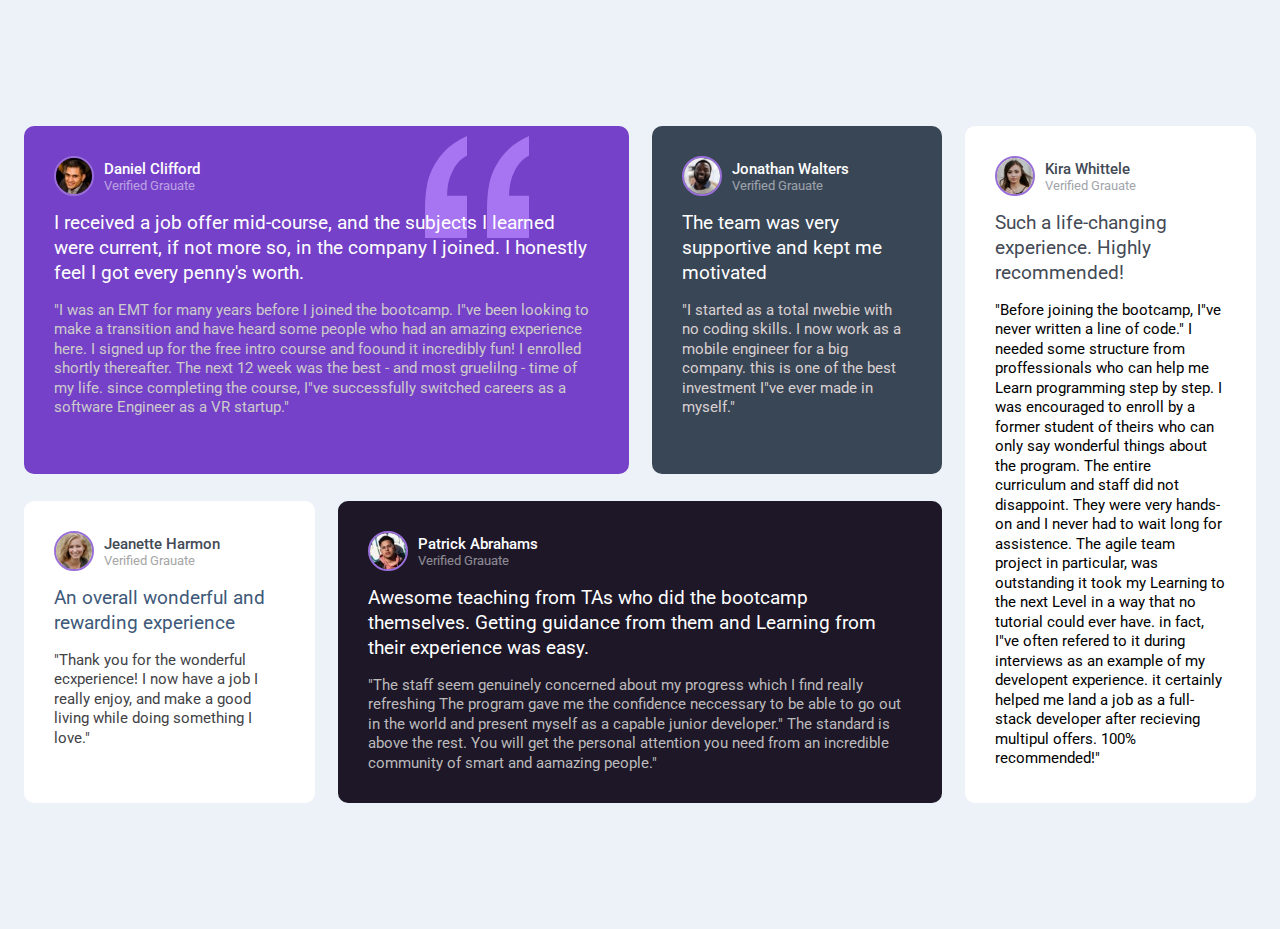
<file: 06 Testimonials grid section/index.html>
<!DOCTYPE html>
<html lang="en">
<head>
    <meta charset="UTF-8">
    <meta name="viewport" content="width=device-width, initial-scale=1.0">
    <title>Testimonials grid sectiont</title>
    <link rel="shortcut icon" href="favicon-32x32.png" type="image/x-icon">
    <link rel="stylesheet" href="testimonials style.css">
</head>
<body>
    <div class="testimonials">
        <div class="card--bg--purple card">
            <header class="card--header">
                <img src="image-daniel.jpg" class="profile-img">
                <div class="profile-name">
                    <h3>Daniel Clifford</h3>
                    <p>Verified Grauate</p>
                </div>
            </header>
            <p class="card--lead">I received a job offer mid-course, and the subjects I learned were current, if not more so, in the company I joined. I honestly feel I got every penny's worth.</p>
            <p class="card--quote">
                "I was an EMT for many years before I joined the bootcamp. I"ve been looking to make a transition and have heard some people who had an amazing experience here. I signed up for the free intro course and foound it incredibly fun! I enrolled shortly thereafter. The next 12 week was the best - and most gruelilng - time of my life. since completing the course, I"ve successfully switched careers as a software Engineer as a VR startup."
            </p>
        </div>
<!--  -->
        <div class="card--bg--gray--blue card">
            <header class="card--header">
                <img src="image-jonathan.jpg" class="profile-img">
                <div class="profile-name">
                    <h3>Jonathan Walters</h3>
                    <p>Verified Grauate</p>
                </div>
            </header>
            <p class="card--lead">The team was very supportive and kept me motivated</p>
            <p class="card--quote">
                "I started as a total nwebie with no coding skills. I now work as a mobile engineer for a big company. this is one of the best investment I"ve ever made in myself."
            </p>
        </div>
<!--  -->
        <div class="card--bg-third card">
            <header class="card--header">
                <img src="image-jeanette.jpg" class="profile-img">
                <div class="profile-name">
                    <h3>Jeanette Harmon</h3>
                    <p>Verified Grauate</p>
                </div>
            </header>
            <p class="card--lead">An overall wonderful and rewarding experience</p>
            <p class="card--quote">
                "Thank you for the wonderful ecxperience! I now have a job I really enjoy, and make a good living while doing something I love."
            </p>
        </div>
<!--  -->
        <div class="card--bg-fourth card">
            <header class="card--header">
                <img src="image-patrick.jpg" class="profile-img">
                <div class="profile-name">
                    <h3>Patrick Abrahams</h3>
                    <p>Verified Grauate</p>
                </div>
            </header>
            <p class="card--lead">Awesome teaching from TAs who did the        bootcamp themselves. Getting guidance from them and Learning from their experience was easy.</p>
            <p class="card--quote">
                "The staff seem genuinely concerned about my progress which I find really refreshing The program gave me the confidence neccessary to be able to go out in the world and present myself as a capable junior developer." The standard is above the rest. You will get the personal attention you need from an incredible community of smart and aamazing people."
            </p>
        </div>
<!--  -->
        <div class="card--bg--fifth card">
            <header class="card--header">
                <img src="image-kira.jpg" class="profile-img">
                <div class="profile-name">
                    <h3>Kira Whittele</h3>
                    <p>Verified Grauate</p>
                </div>
            </header>
            <p class="card--lead">Such a life-changing experience. Highly recommended!</p>
            <p class="card--quote">
                "Before joining the bootcamp, I"ve never written a line of code." I needed some structure from proffessionals who can help me Learn programming step by step. I was encouraged to enroll by a former student of theirs who can only say wonderful things about the program. The entire curriculum and staff did not disappoint. They  were very hands-on and I never had to wait long for assistence. The agile team project in particular, was outstanding it took my Learning to the next Level in a way that no tutorial could ever have. in fact, I"ve often refered to it during interviews as an example of my developent experience. it certainly helped me land a job as a full-stack developer after recieving multipul offers. 100% recommended!"
            </p>
        </div>
    </div>
</body>
</html>
</file>
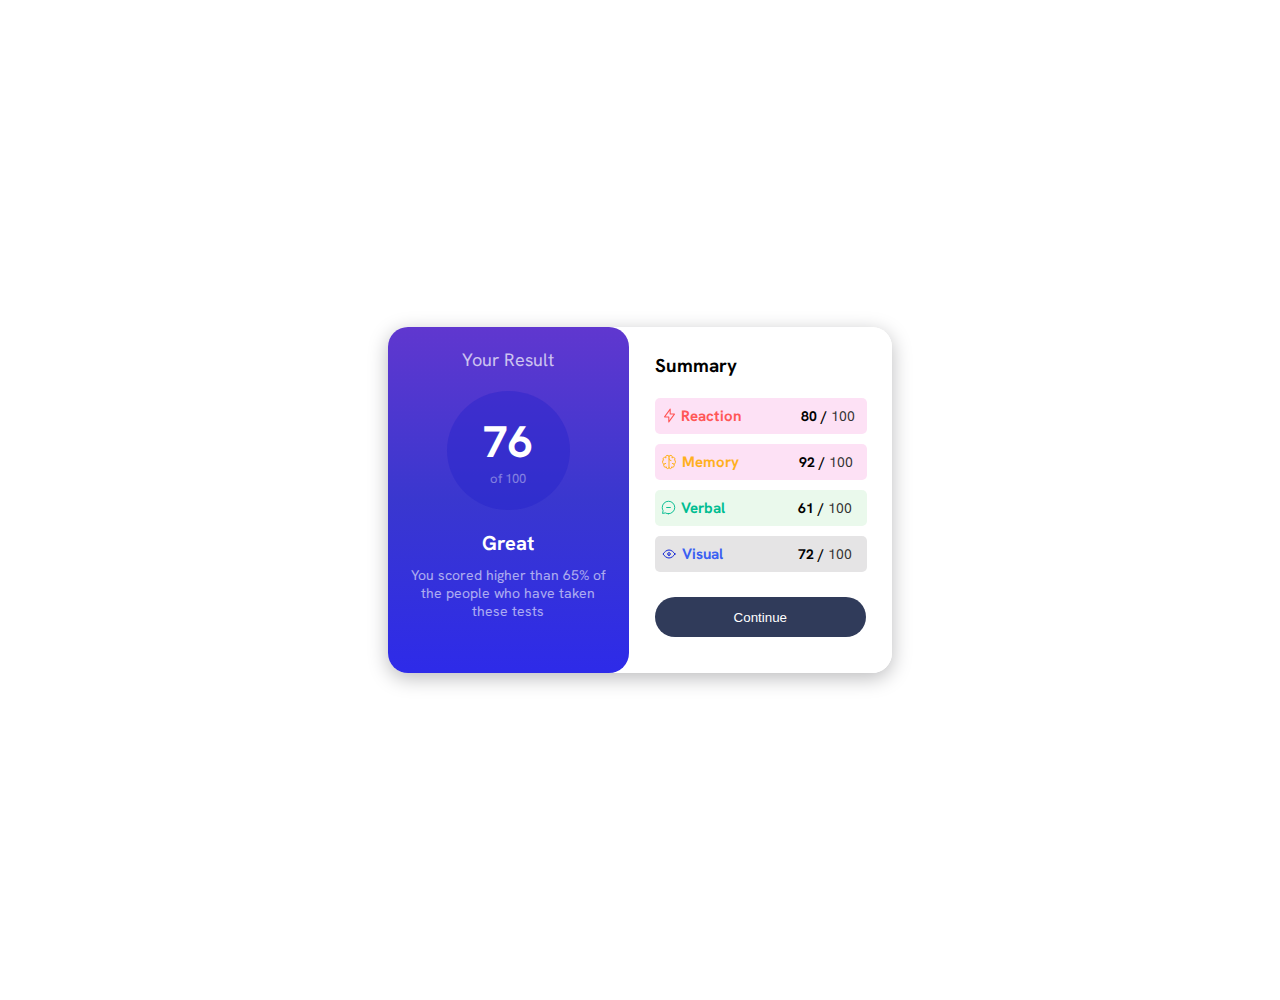
<file: 08 Results summary component/index.html>
<!DOCTYPE html>
<html lang="en">
<head>
    <meta charset="UTF-8">
    <meta name="viewport" content="width=device-width, initial-scale=1.0">
    <title>Results summary component</title>
    <link rel="stylesheet" href="style.css">
    <link rel="shortcut icon" href="favicon-32x32.png" type="image/x-icon">
</head>
<body>
    <div class="container">
        <div class="result-side">
            <p class="center">Your Result</p>
            <!--  -->
            <div class="score-display">
                <h1>76</h1>
                <p>of 100</p>
            </div>
            <!--  -->
                <h3 class="great-h">Great</h3>
                <p class="score-info">You scored higher than 65% of the people who have taken these tests</p>
        </div>
        <div class="summary-side">
            <h3 class="header-left-align">Summary</h3>
            <div class="reaction-test">
                <img src="icon-reaction.svg">
                <h4>Reaction</h4>
                <div class="score">
                    <span><p>80 / <span class="over">100</span></p></span>
                </div>
            </div>
            <div class="memory-test">
                <img src="icon-memory.svg">
                <h4>Memory</h4>
                <div class="score">
                    <span><p>92 / <span class="over">100</span></p></span>
                </div>
            </div>
            <div class="verbal-test">
                <img src="icon-verbal.svg">
                <h4>Verbal</h4>
                <div class="score">
                    <span><p>61 / <span class="over">100</span></p></span>
                </div>
            </div>
            <div class="visual-test">
                <img src="icon-visual.svg">
                <h4>Visual</h4>
                <div class="score">
                    <span><p>72 / <span class="over">100</span></p></span>
                </div>
            </div>
            <button class="action-btn">Continue</button>
        </div>
    </div>
</body>
</html>
</file>
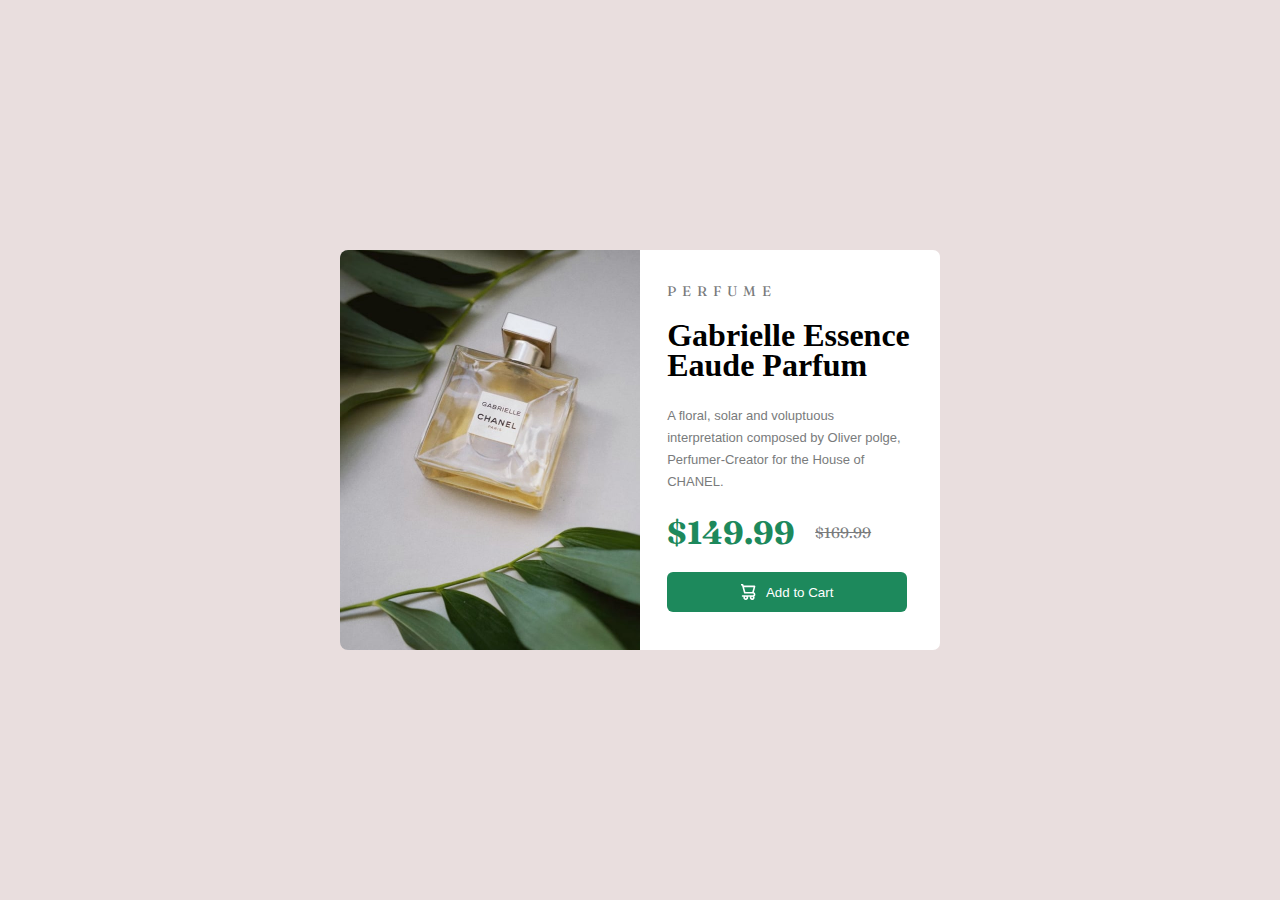
<file: 09 Product preview card/index.html>
<!DOCTYPE html>
<html lang="en">
<head>
    <meta charset="UTF-8">
    <meta name="viewport" content="width=device-width, initial-scale=1.0">
    <title>Product preview card</title>
    <link rel="stylesheet" href="style.css">
    <link rel="shortcut icon" href="assets/favicon-32x32.png" type="image/x-icon">
</head>
<body>
    <div class="product-frame">
        <div class="container">
                <section class="product-img">
                    
                </section>
                <div class="product-description">
                    <p class="space-text">perfume</p>
                    <h1 class="big-heading-text">gabrielle essence eaude parfum</h1>
                    <p class="subheading-text">A floral, solar and voluptuous interpretation composed by Oliver polge, Perfumer-Creator for the House of CHANEL.</p>
                        <h1 class="product-price">$149.99 <span>$169.99</span></h1>
                        <button class="addToCart-btn"><img src="assets/icon-cart.svg">Add to Cart</button>
                </div>
        </div>
    </div>
</body>
</html>
</file>
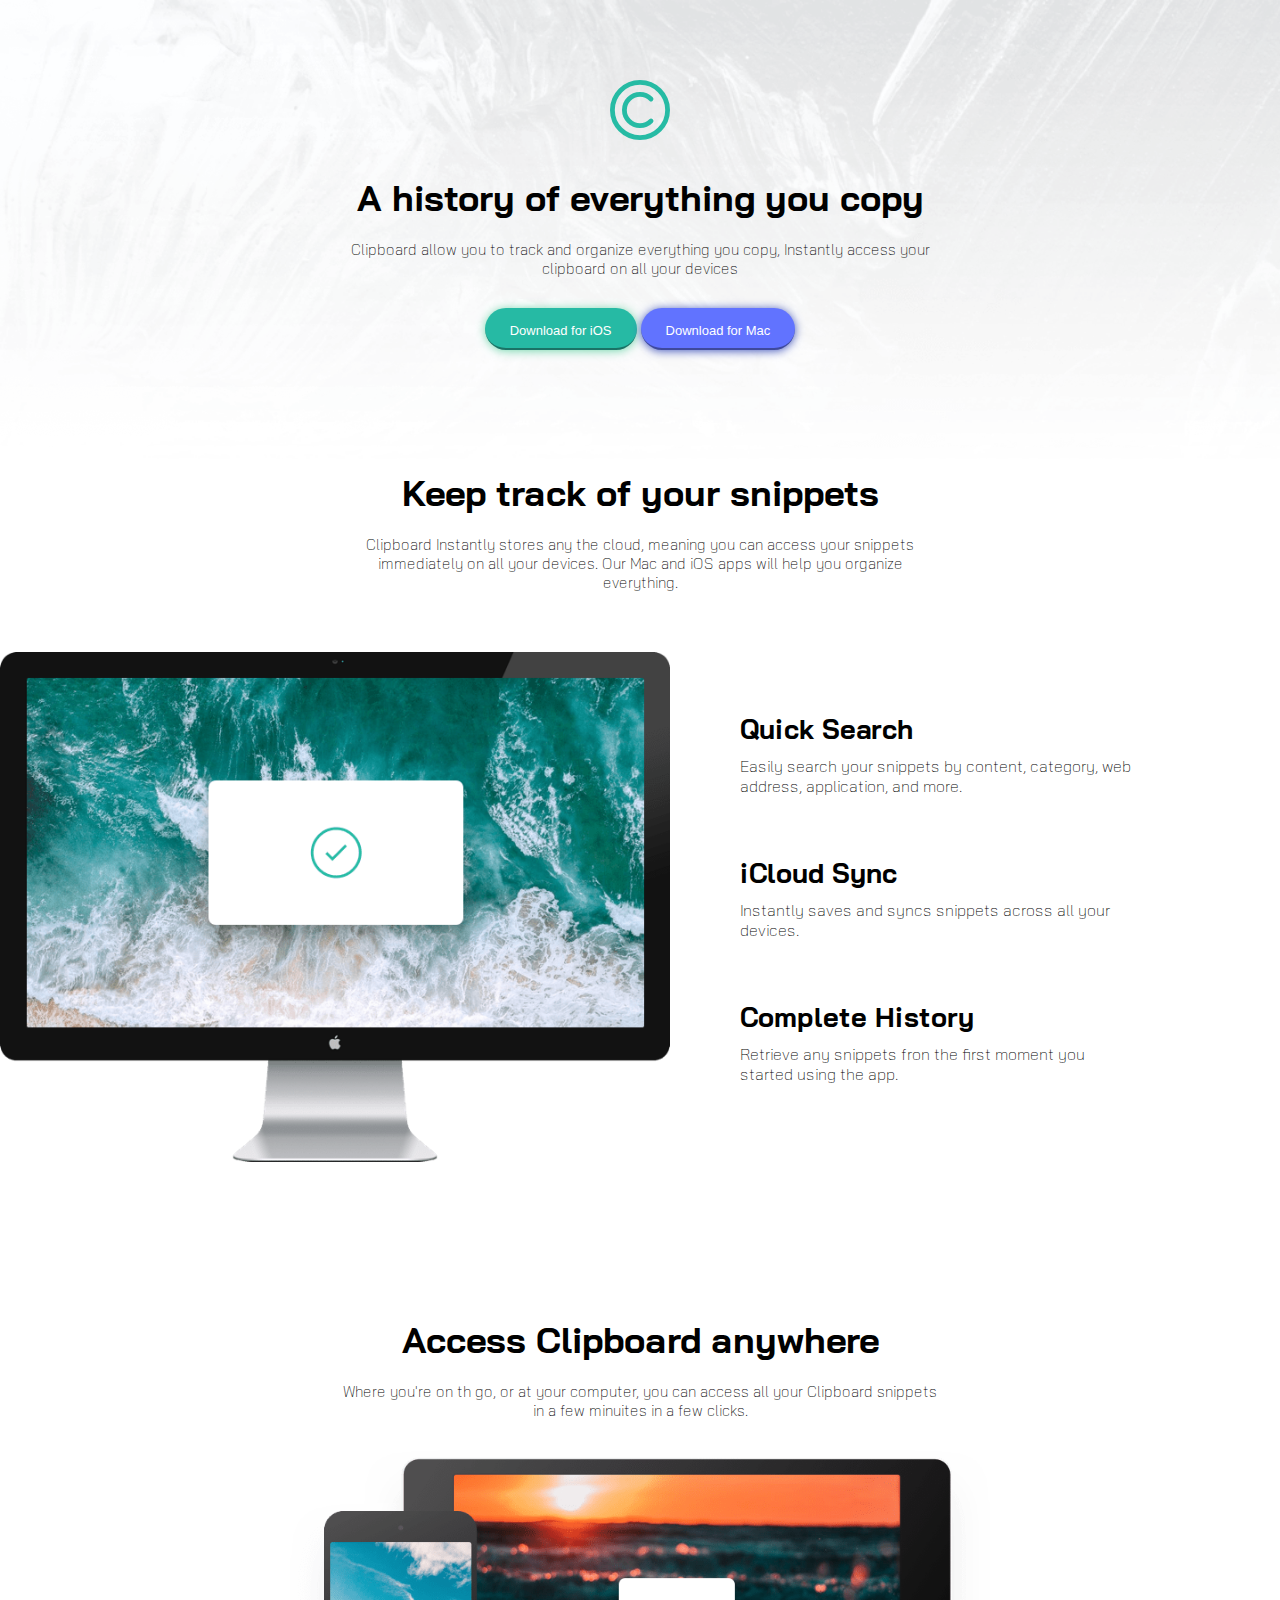
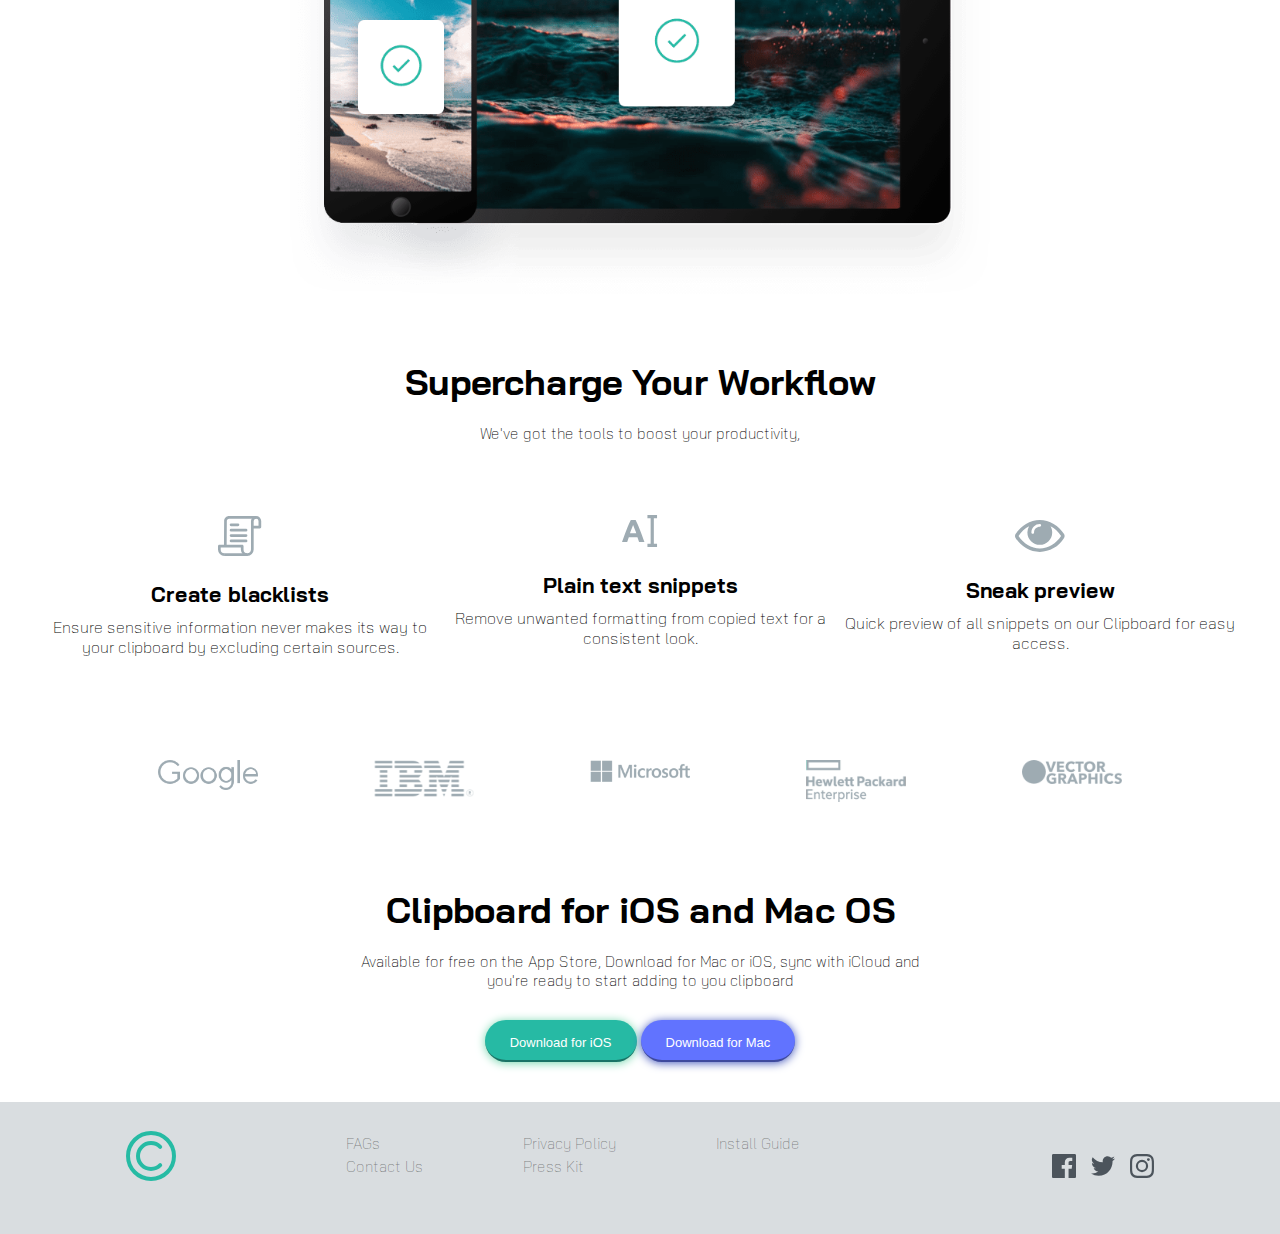
<file: 10 Clipboard landing page/index.html>
<!DOCTYPE html>
<html lang="en">
<head>
    <meta charset="UTF-8">
    <meta name="viewport" content="width=device-width, initial-scale=1.0">
    <title>Clipboard landing page</title>
    <link rel="stylesheet" href="style.css">
    <link rel="shortcut icon" href="favicon.ico" type="image/x-icon">
    <link rel="shortcut icon" href="assets/favicon-32x32.png" type="image/x-icon">
</head>
<body>
    <section class="first-section">
        <center>
            <img src="assets/logo.svg" class="company-logo">
            <h1>A history of everything  you copy</h1>
            <p>Clipboard allow you to track and organize everything you copy, Instantly access your clipboard on all your devices</p>
            <span>
                <button>Download for iOS</button>
                <button>Download for Mac</button>
            </span>
        </center>
    </section>
    <section class="second-section">
        <center>
            <h1>Keep track of your snippets</h1>
            <p>Clipboard Instantly stores any the cloud, meaning you can access your snippets immediately on all your devices. Our Mac and iOS apps will help you organize everything.</p>
        </center>
        <div class="two-column">
            <div class="computer-img">
                <img src="assets/image-computer.png">
            </div>
            <div class="content">
                <div>
                    <h2>Quick Search</h2>
                   <p>Easily search your snippets by content, category, web address, application, and more.</p>
                </div>
                <div>
                    <h2>iCloud Sync</h2>
                    <p>Instantly saves and syncs snippets across all your devices.</p>
                </div>
                <div>
                    <h2>Complete History</h2>
                    <p>Retrieve any snippets fron the first moment you started using the app.</p>
                </div>
            </div>
        </div>
    </section>
    <section class="third-section">
        <center>
            <h1>Access Clipboard anywhere</h1>
            <p>Where you're on th go, or at your computer, you can access all your Clipboard snippets in a few minuites in a few clicks.</p>
            <div class="device-img">
                <img src="assets/image-devices.png">
            </div>
        </center>
    </section>
    <section class="fourth-section">
        <center>
            <h1>Supercharge Your Workflow</h1>
            <p>We've got the tools to boost your productivity,</p>
        </center>
        <div class="col-3-content">
            <div class="blacklist-content">
                <img src="assets/icon-blacklist.svg">
                <h3>Create blacklists</h3>
                <p>Ensure sensitive information never makes its way to your clipboard by excluding certain sources.</p>
            </div>
            <div class="plain_text-content">
                <img src="assets/icon-text.svg">
                <h3>Plain text snippets</h3>
                <p>Remove unwanted formatting from copied text for a consistent look.</p>
            </div>
            <div class="sneak_preiview-content">
                <img src="assets/icon-preview.svg">
                <h3>Sneak preview</h3>
                <p>Quick preview of all snippets on our Clipboard for easy access.</p>
            </div>
        </div>
        <div class="five-companies-logo">
            <div>
                <img src="assets/logo-google.png">
            </div>
            <div>
                <img src="assets/logo-ibm.png">
            </div>
            <div>
                <img src="assets/logo-microsoft.png">
            </div>
            <div>
                <img src="assets/logo-hp.png">
            </div>
            <div>
                <img src="assets/logo-vector-graphics.png">
            </div>
        </div>
    </section>
    <section class="last-section">
       <center>
            <h1>Clipboard for iOS and Mac OS</h1>
            <p>Available for free on the App Store, Download for Mac or iOS, sync with iCloud and you're ready to start adding to you clipboard</p>
            <span>
                <button>Download for iOS</button>
                <button>Download for Mac</button>
            </span>
       </center>
    </section>
    <footer>
        <div class="left-links">
            <div class="footer-logo">
                <img src="assets/logo.svg">
            </div>
            <ul>
                <li><a href="">FAGs</a></li>
                <li><a href="">Contact Us</a></li>
            </ul>
            <ul>
                <li><a href="">Privacy Policy</a></li>
                <li><a href="">Press Kit</a></li>
            </ul>
            <ul>
                <li><a href="">Install Guide</a></li>
            </ul>
        </div>
        <div class="right-social-links">
            <ul>
                <li><a href=""><svg width="24" height="24" xmlns="http://www.w3.org/2000/svg"><path d="M22.675 0H1.325C.593 0 0 .593 0 1.325v21.351C0 23.407.593 24 1.325 24H12.82v-9.294H9.692v-3.622h3.128V8.413c0-3.1 1.893-4.788 4.659-4.788 1.325 0 2.463.099 2.795.143v3.24l-1.918.001c-1.504 0-1.795.715-1.795 1.763v2.313h3.587l-.467 3.622h-3.12V24h6.116c.73 0 1.323-.593 1.323-1.325V1.325C24 .593 23.407 0 22.675 0z" fill="#4C545C" fill-rule="nonzero"/></svg></a></li>
                <li><a href=""><svg width="24" height="20" xmlns="http://www.w3.org/2000/svg"><path d="M24 2.557a9.83 9.83 0 01-2.828.775A4.932 4.932 0 0023.337.608a9.864 9.864 0 01-3.127 1.195A4.916 4.916 0 0016.616.248c-3.179 0-5.515 2.966-4.797 6.045A13.978 13.978 0 011.671 1.149a4.93 4.93 0 001.523 6.574 4.903 4.903 0 01-2.229-.616c-.054 2.281 1.581 4.415 3.949 4.89a4.935 4.935 0 01-2.224.084 4.928 4.928 0 004.6 3.419A9.9 9.9 0 010 17.54a13.94 13.94 0 007.548 2.212c9.142 0 14.307-7.721 13.995-14.646A10.025 10.025 0 0024 2.557z" fill="#4C545C" fill-rule="nonzero"/></svg></a></li>
                <li><a href=""><svg width="24" height="24" xmlns="http://www.w3.org/2000/svg"><path d="M12 2.163c3.204 0 3.584.012 4.85.07 3.252.148 4.771 1.691 4.919 4.919.058 1.265.069 1.645.069 4.849 0 3.205-.012 3.584-.069 4.849-.149 3.225-1.664 4.771-4.919 4.919-1.266.058-1.644.07-4.85.07-3.204 0-3.584-.012-4.849-.07-3.26-.149-4.771-1.699-4.919-4.92-.058-1.265-.07-1.644-.07-4.849 0-3.204.013-3.583.07-4.849.149-3.227 1.664-4.771 4.919-4.919 1.266-.057 1.645-.069 4.849-.069zM12 0C8.741 0 8.333.014 7.053.072 2.695.272.273 2.69.073 7.052.014 8.333 0 8.741 0 12c0 3.259.014 3.668.072 4.948.2 4.358 2.618 6.78 6.98 6.98C8.333 23.986 8.741 24 12 24c3.259 0 3.668-.014 4.948-.072 4.354-.2 6.782-2.618 6.979-6.98.059-1.28.073-1.689.073-4.948 0-3.259-.014-3.667-.072-4.947-.196-4.354-2.617-6.78-6.979-6.98C15.668.014 15.259 0 12 0zm0 5.838a6.162 6.162 0 100 12.324 6.162 6.162 0 000-12.324zM12 16a4 4 0 110-8 4 4 0 010 8zm6.406-11.845a1.44 1.44 0 100 2.881 1.44 1.44 0 000-2.881z" fill="#4C545C" fill-rule="nonzero"/></svg></a></li>
            </ul>
        </div>
    </footer>
</body>
</html>
</file>
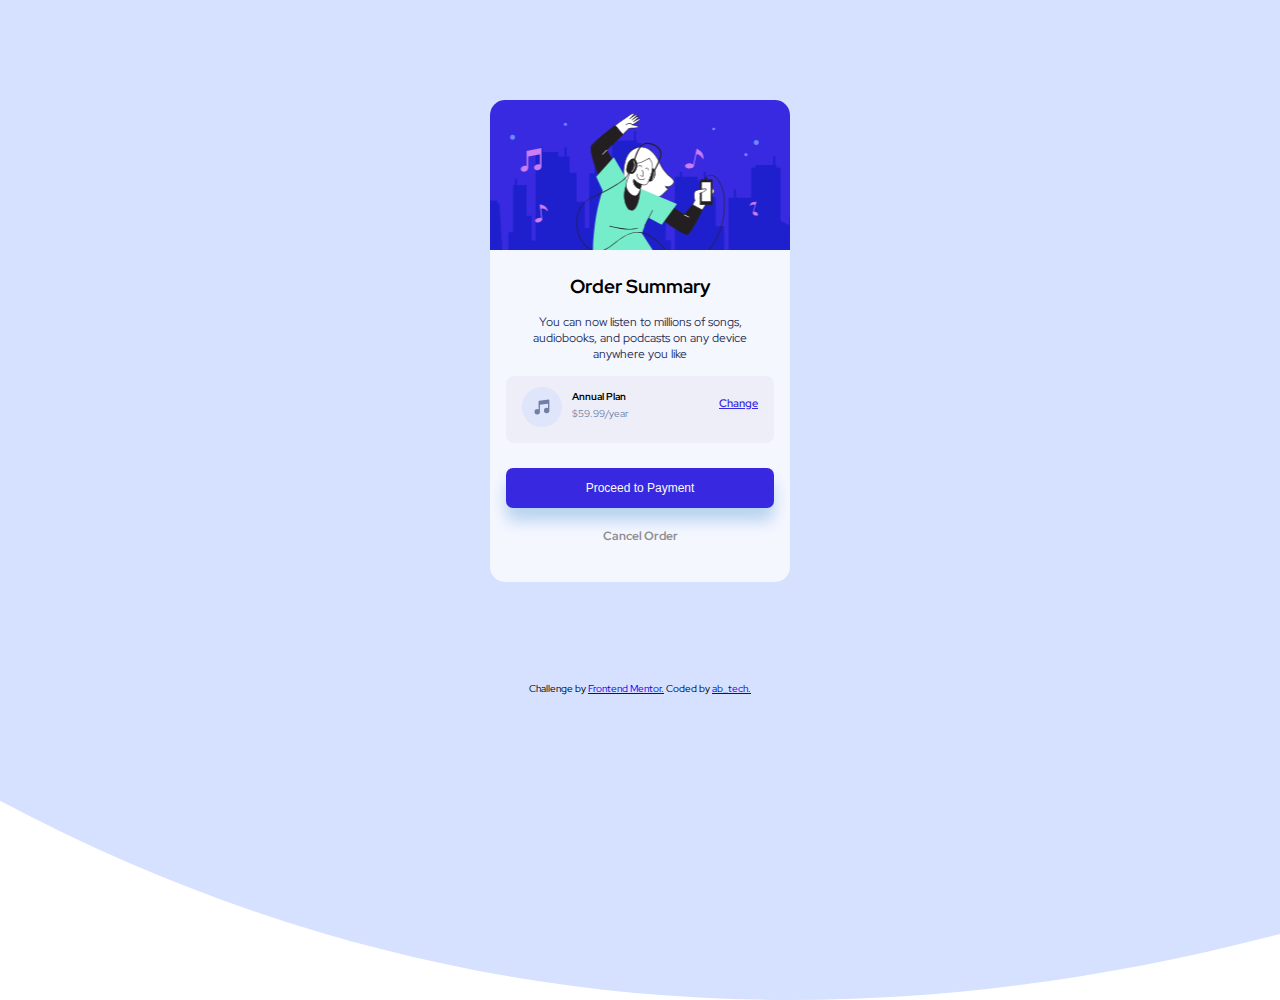
<file: 11 Order summary component/index.html>
<!DOCTYPE html>
<html lang="en">
<head>
    <meta charset="UTF-8">
    <meta name="viewport" content="width=device-width, initial-scale=1.0">
    <title>Order summary component</title>
    <link rel="stylesheet" href="style.css">
    <link rel="shortcut icon" href="assets/favicon-32x32.png" type="image/x-icon">
</head>
<body>
    <div class="container">
        <section class="hero">
            
        </section>
        <div class="details">
            <h3>Order Summary</h3>
           <p>You can now listen to millions of songs, audiobooks, and podcasts on any device anywhere you like</p>
        <div class="plan-row">
            <div class="plan-price">
                <div>
                    <img src="assets/icon-music.svg" class="music-icon">
                </div>
                <div>
                    <h5>Annual Plan</h5>
                     <p class="price-range">$59.99/year</p>
                </div>
            </div>
            <p><a href="">Change</a></p>
        </div>
            <button class="pay-btn">Proceed to Payment</button>
             <p><a class="cancel" href="">Cancel Order</a></p>
        </div>
    </div>
       <footer>
          <p class="individualehindthesolution">Challenge by <a href="www.frontendmentor.io">Frontend Mentor.</a> Coded by <a href="www.instagram.com/ab_tech">ab_tech.</a></p>
       </footer>
</body>
</html>
</file>
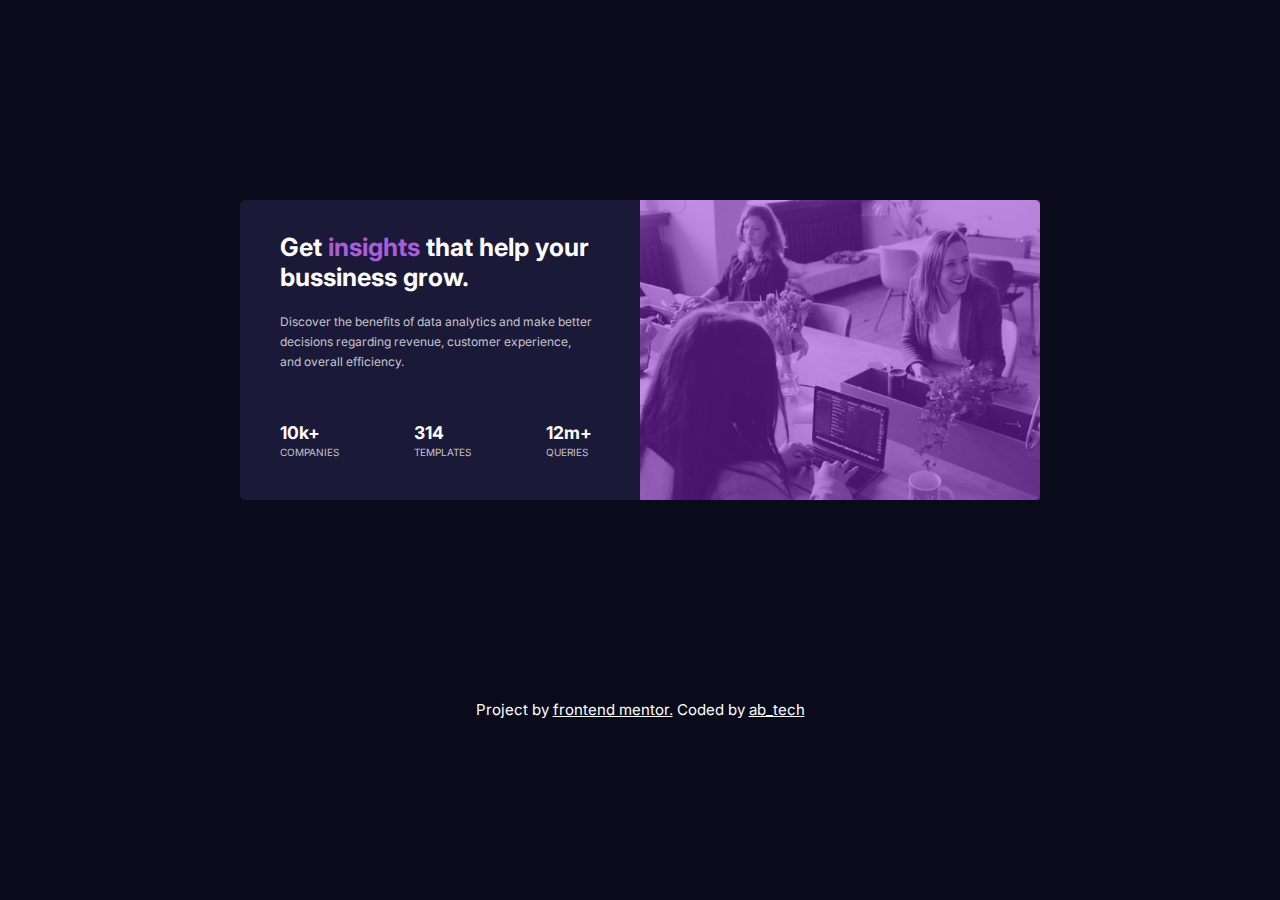
<file: 12 Stats preview card component/index.html>
<!DOCTYPE html>
<html lang="en">
<head>
    <meta charset="UTF-8">
    <meta name="viewport" content="width=device-width, initial-scale=1.0">
    <title>Stats preview card component</title>
    <link rel="stylesheet" href="style.css">
    <link rel="shortcut icon" href="assets/favicon-32x32.png" type="image/x-icon">
</head>
<body>
    <main>
        <div class="container">
            <div class="left-content">
                <h1>Get <span>insights</span> that help your bussiness grow.</h1>
                <p class="sub-heading">Discover the benefits of data analytics and make better decisions regarding revenue, customer experience, and overall efficiency.</p>
                <div class="numbers">
                    <div class="f-num white">
                        <h3>10k+</h3>
                        <p>COMPANIES</p>
                    </div>
                    <div class="s-num white">
                        <h3>314</h3>
                        <p>TEMPLATES</p>
                    </div>
                    <div class="th-num white">
                        <h3>12m+</h3>
                        <p>QUERIES</p>
                    </div>
                </div>
            </div>
            <section class="right-bg-img">
                <div class="backdrop-bg">
                    
                </div>
            </section>
        </div>
    </main>
    <footer>
        <p class="coder">Project by <a href="www.frontendmentor.io">frontend mentor.</a> Coded by <a href="https://github.com/abubakar-sadiq001/Web__Development__Projects/tree/abubakar-sadiq001-patch-1">ab_tech</a></p>
    </footer>
</body>
</html>
</file>
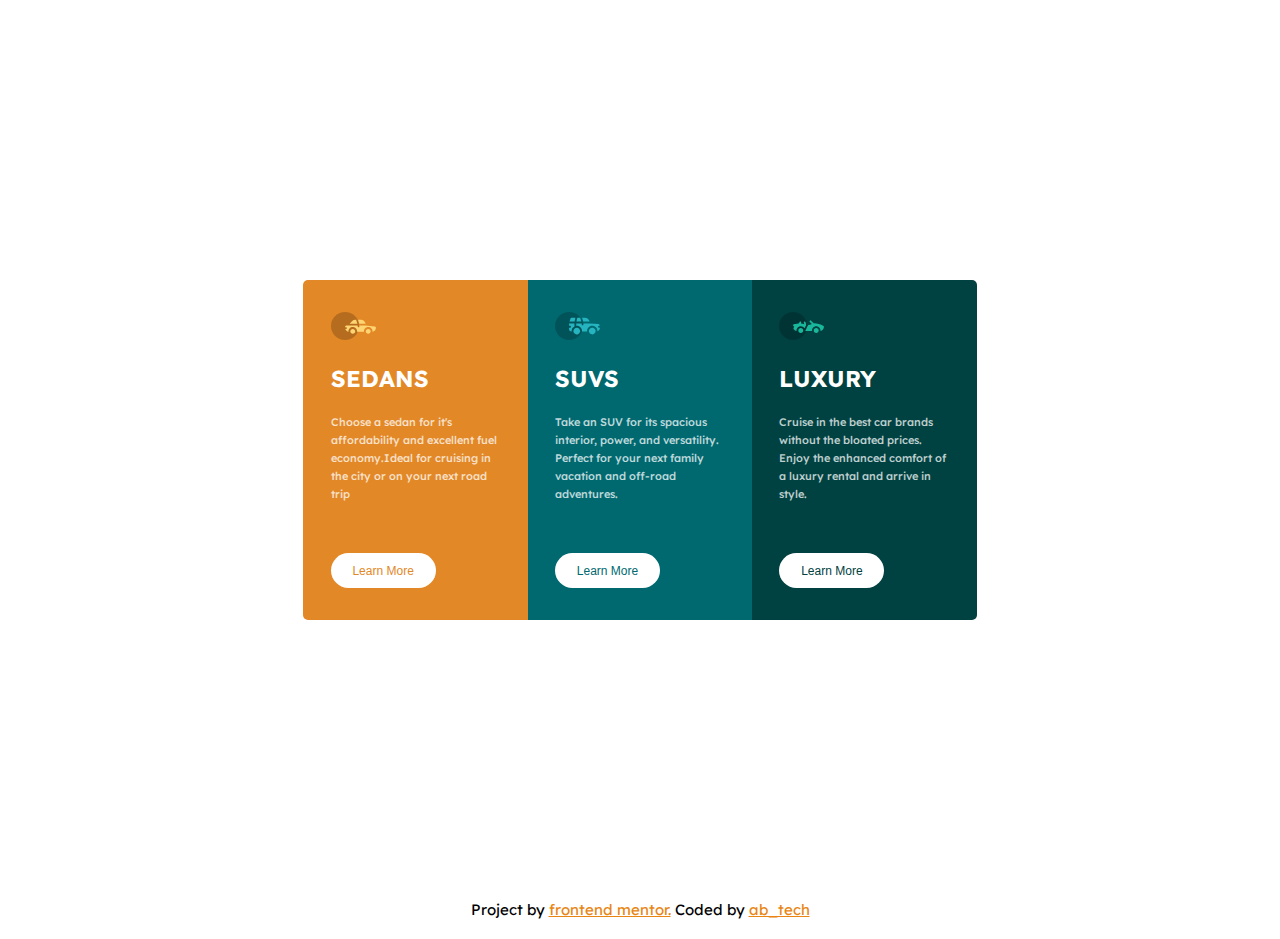
<file: 13 3-column preview card/index.html>
<!DOCTYPE html>
<html lang="en">
<head>
    <meta charset="UTF-8">
    <meta name="viewport" content="width=device-width, initial-scale=1.0">
    <title>3 column preview card component</title>
    <link rel="stylesheet" href="style.css">
    <link rel="shortcut icon" href="assets/favicon-32x32.png" type="image/x-icon">
</head>
<body>
    <div class="container">
        <div class="box box1">
            <img src="assets/icon-sedans.svg">
            <h1>SEDANS</h1>
            <p>Choose a sedan for it's affordability and excellent fuel economy.Ideal for cruising in the city or on your next road trip</p>
            <button>Learn More</button>
        </div>
        <div class="box box2">
            <img src="assets/icon-suvs.svg">
            <h1>SUVS</h1>
            <p>Take an SUV for its spacious interior, power, and versatility. Perfect for your next family vacation and off-road adventures.</p>
            <button>Learn More</button>
        </div>
        <div class="box box3">
            <img src="assets/icon-luxury.svg">
            <h1>LUXURY</h1>
            <p>Cruise in the best car brands without the bloated prices. Enjoy the enhanced comfort of a luxury rental and arrive in style.</p>
            <button>Learn More</button>
        </div>
    </div>
    <footer>
        <p class="coder">Project by <a href="www.frontendmentor.io">frontend mentor.</a> Coded by <a href="https://github.com/abubakar-sadiq001/Web__Development__Projects/tree/abubakar-sadiq001-patch-1">ab_tech</a></p>
    </footer>
</body>
</html>
</file>
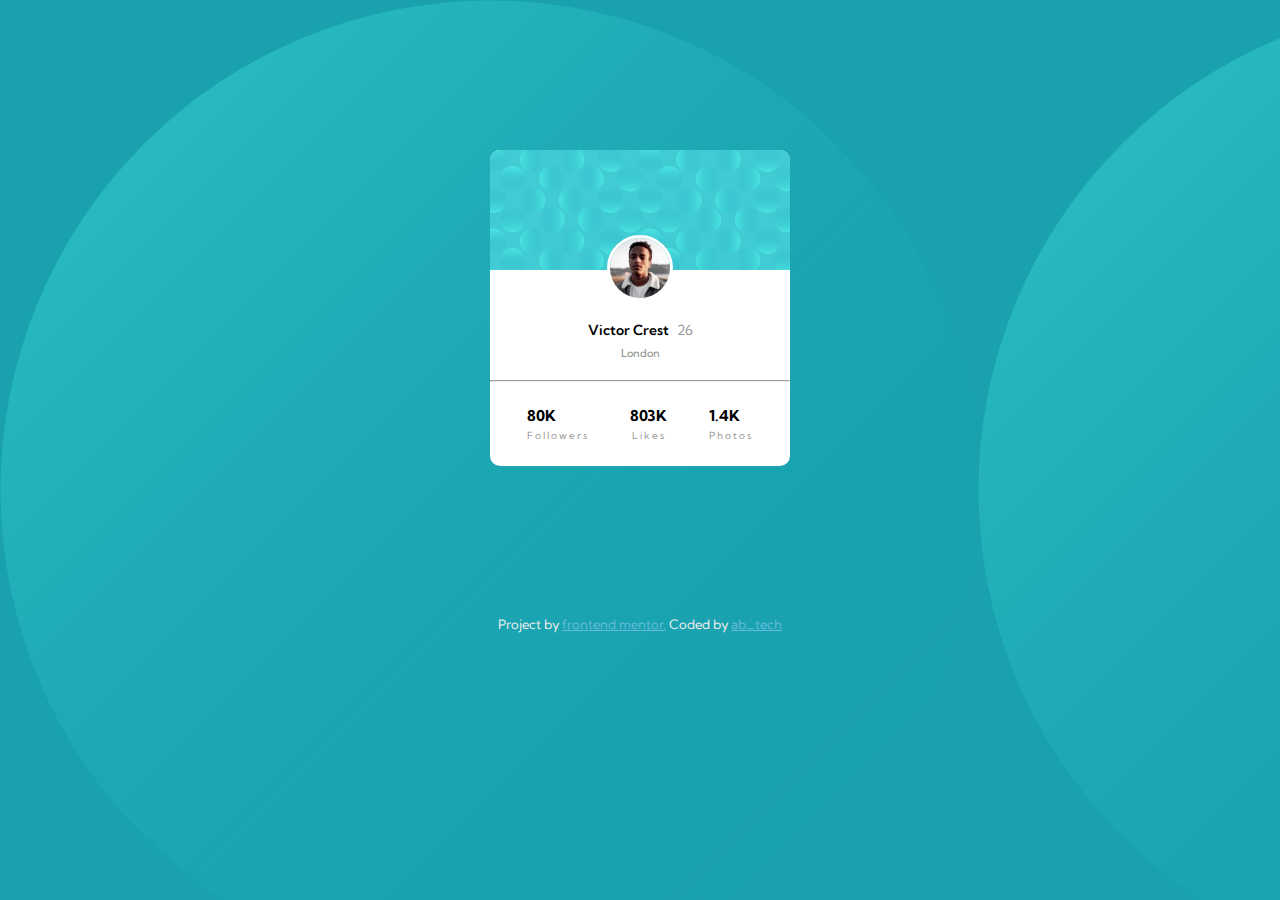
<file: 14 Profile card component/index.html>
<!DOCTYPE html>
<html lang="en">
<head>
    <meta charset="UTF-8">
    <meta name="viewport" content="width=device-width, initial-scale=1.0">
    <title>Profile card component</title>
    <link rel="stylesheet" href="style.css">
    <link rel="shortcut icon" href="assets/favicon-32x32.png" type="image/x-icon">
</head>
<body>
    <div class="container">
        <section class="bg">
            
        </section>
        <div class="card-infos">
            <div>
                <img src="assets/image-victor.jpg" class="profile-img">
            </div>            
            <p class="name">Victor Crest <span>26</span></p>
            <p class="location">London</p>
        </div><hr>
        <div class="numbers">
            <div class="followers font-size-medium-x">
                <h3>80K</h3>
                <p>followers</p>
            </div>
            <div class="likes font-size-medium-x">
                <h3>803K</h3>
                <p>Likes</p>
            </div>
            <div class="photos font-size-medium-x">
                <h3>1.4K</h3>
                <p>Photos</p>
            </div>
        </div>
    </div>
    <footer>
        <p class="coder">Project by <a href="www.frontendmentor.io">frontend mentor.</a> Coded by <a href="https://github.com/abubakar-sadiq001/Web__Development__Projects/tree/abubakar-sadiq001-patch-1">ab_tech</a></p>
    </footer>
</body>
</html>
</file>
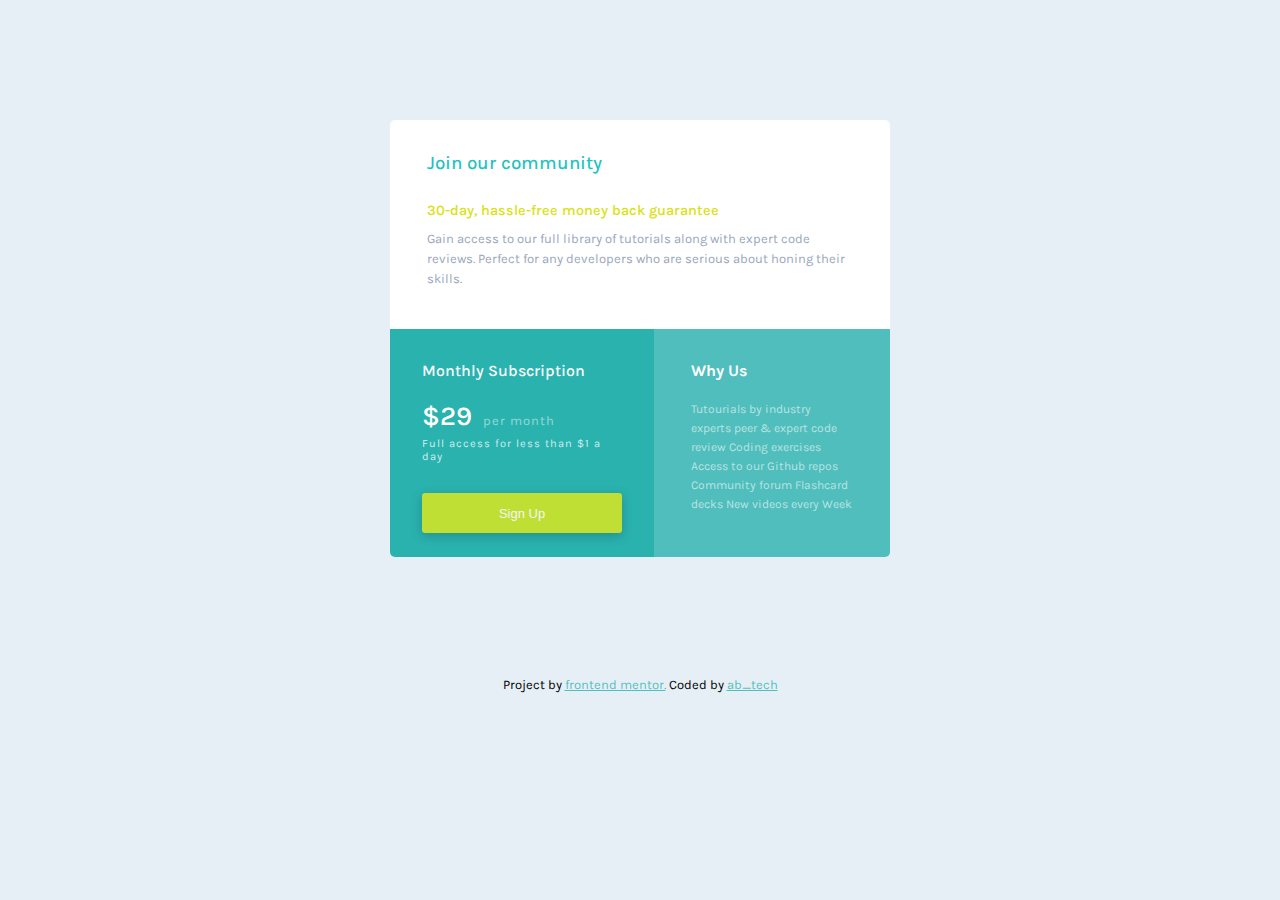
<file: 15 Single price grid component/index.html>
<!DOCTYPE html>
<html lang="en">
<head>
    <meta charset="UTF-8">
    <meta name="viewport" content="width=device-width, initial-scale=1.0">
    <title>Single price grid</title>
    <link rel="stylesheet" href="style.css">
    <link rel="shortcut icon" href="assets/favicon-32x32.png" type="image/x-icon">
</head>
<body>
    <div class="container">
        <div class="white-bg">
            <h3>Join our community</h3>
            <div class="sub-heading">
                <p class="bright-yellow">30-day, hassle-free money back guarantee</p>
                <p class="des-text">Gain access to our full library of tutorials along with expert code reviews. Perfect for any developers who are serious about honing their skills.</p>
            </div>
        </div>
        <div class="two-column">
            <div class="plan-price">
                <h4>Monthly Subscription</h4>
                <h2 class="price">$29 <span>per month</span></h2>
                <p>Full access for less than $1 a day</p>
                <button>Sign Up</button>
            </div>
            <div class="details-text">
                <h4>Why Us</h4>
                <p>Tutourials by industry experts peer & expert code review Coding exercises Access to our Github repos Community forum Flashcard decks New videos every Week</p>
            </div>
        </div>
    </div>
    <footer>
        <p class="coder">Project by <a href="www.frontendmentor.io">frontend mentor.</a> Coded by <a href="https://github.com/abubakar-sadiq001/Web__Development__Projects/tree/abubakar-sadiq001-patch-1">ab_tech</a></p>
    </footer>
</body>
</html>
</file>
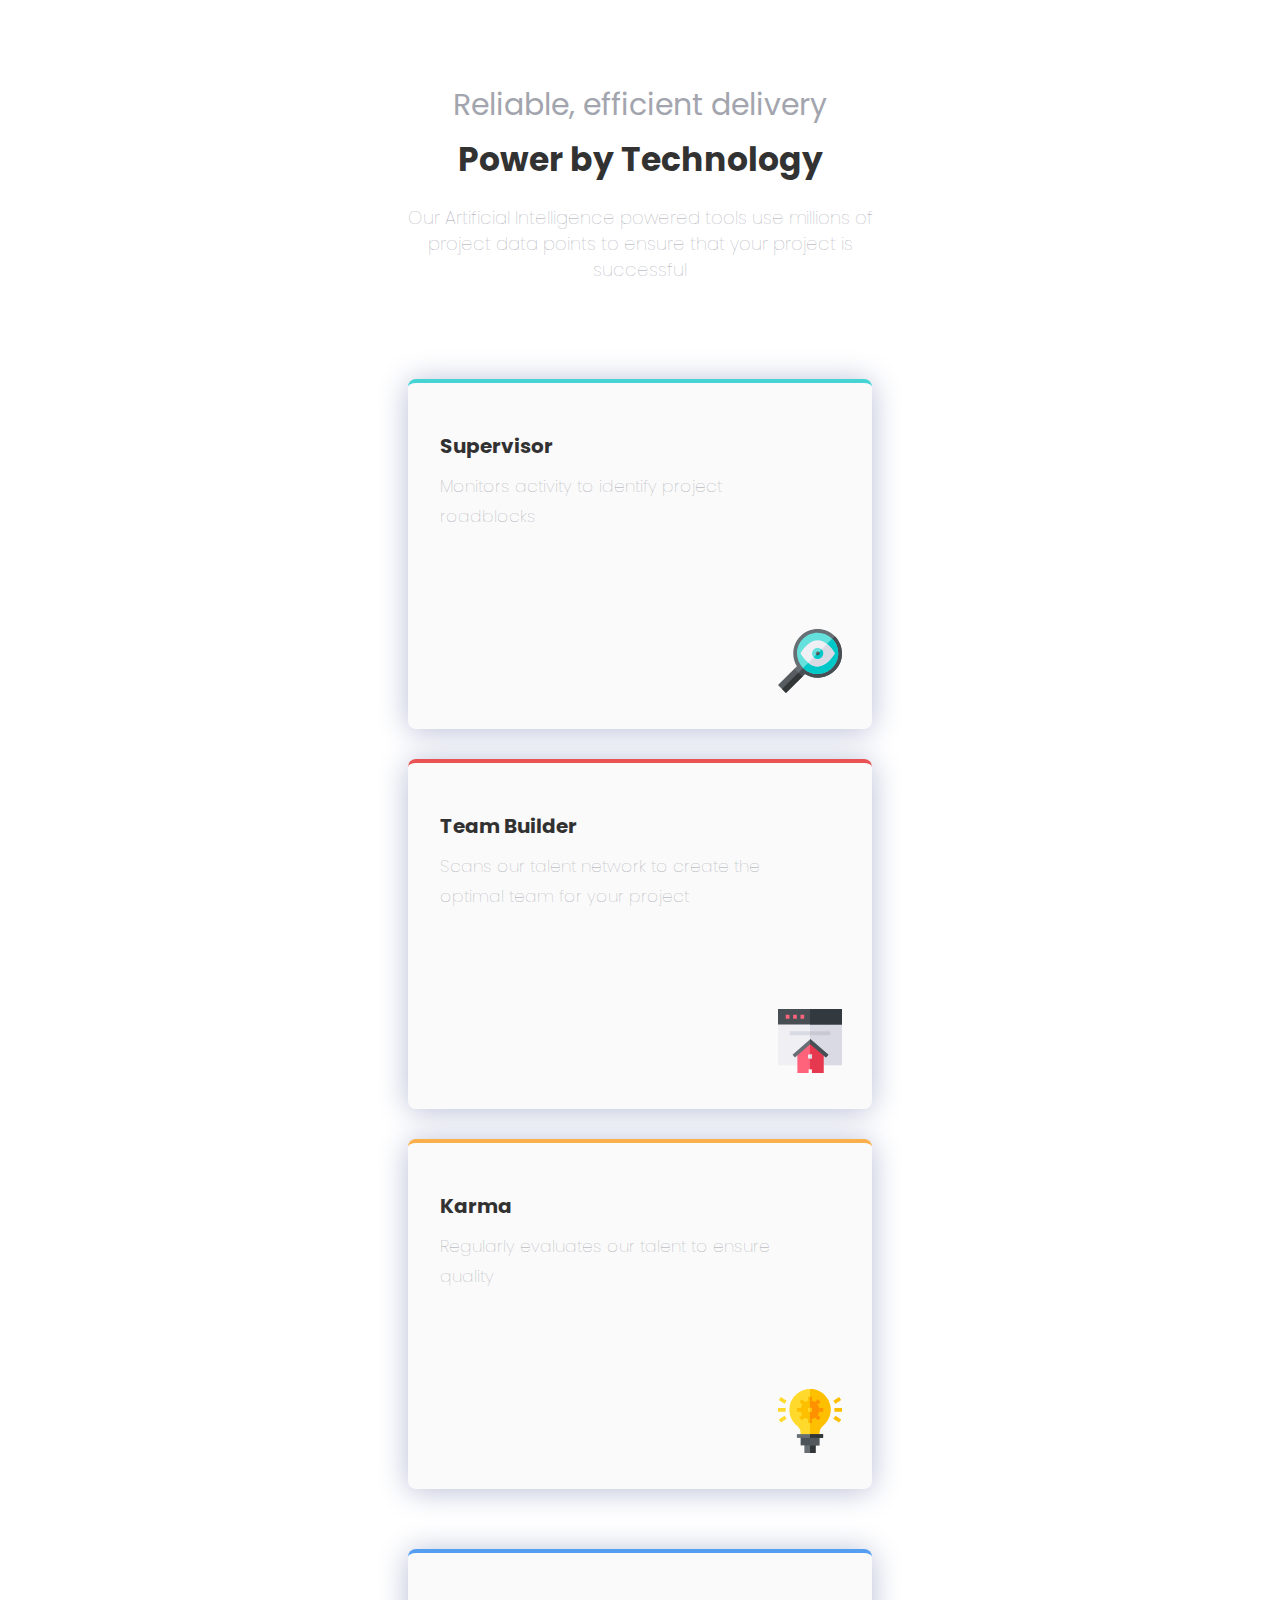
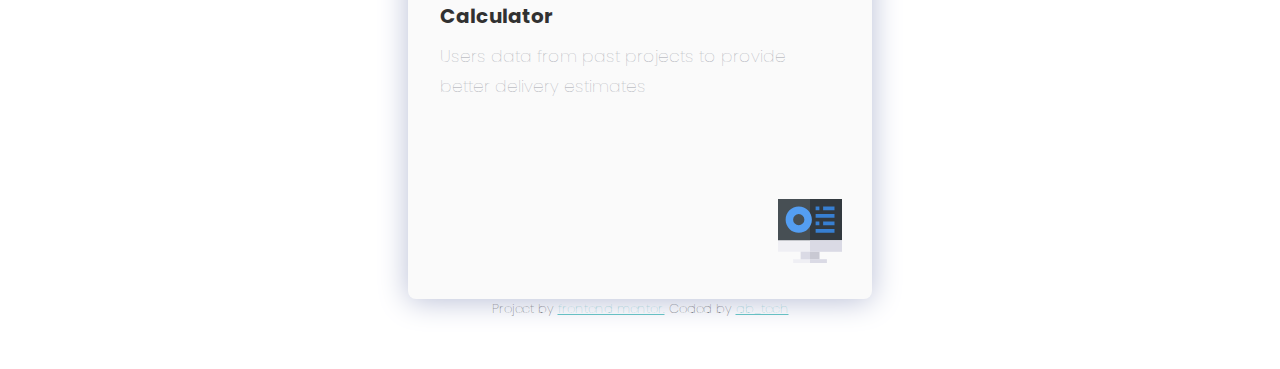
<file: 16 Four card feature section/index.html>
<!DOCTYPE html>
<html lang="en">
<head>
    <meta charset="UTF-8">
    <meta name="viewport" content="width=device-width, initial-scale=1.0">
    <title>Four card feature section</title>
    <link rel="stylesheet" href="style.css">
    <link rel="shortcut icon" href="assets/favicon-32x32.png" type="image/x-icon">
</head>
<body>
    <center>
        <p class="light-weight">Reliable, efficient delivery</p>
        <h1 class="bold-h1">Power by Technology</h1>
        <p class="sub-heading">Our Artificial Intelligence powered tools use millions of project data points to ensure that your project is successful</p>
    </center>
    <div class="container">
        <div class="row-box box">
            <h4>Supervisor</h4>
            <p>Monitors activity to identify project roadblocks</p>
            <div class="icon-wrapper">
                <img src="assets/icon-supervisor.svg">
            </div>
        </div>
        <div>
            <div class="col-box box">
                <h4>Team Builder</h4>
                <p>Scans our talent network to create the optimal team for your project</p>
                <div class="icon-wrapper">
                    <img src="assets/icon-team-builder.svg">
                </div>
            </div>
            <div class="col-box box">
                <h4>Karma</h4>
                <p>Regularly evaluates our talent to ensure quality</p>
                <div class="icon-wrapper">
                    <img src="assets/icon-karma.svg">
                </div>
            </div>
        </div>
        <div class="row-box box">
            <h4>Calculator</h4>
            <p>Users data from past projects to provide better delivery estimates</p>
            <div class="icon-wrapper">
                <img src="assets/icon-calculator.svg">
            </div>
        </div>
    </div>
    <footer>
        <p class="coder">Project by <a href="www.frontendmentor.io">frontend mentor.</a> Coded by <a href="https://github.com/abubakar-sadiq001/Web__Development__Projects/tree/abubakar-sadiq001-patch-1">ab_tech</a></p>
    </footer>
</body>
</html>
</file>
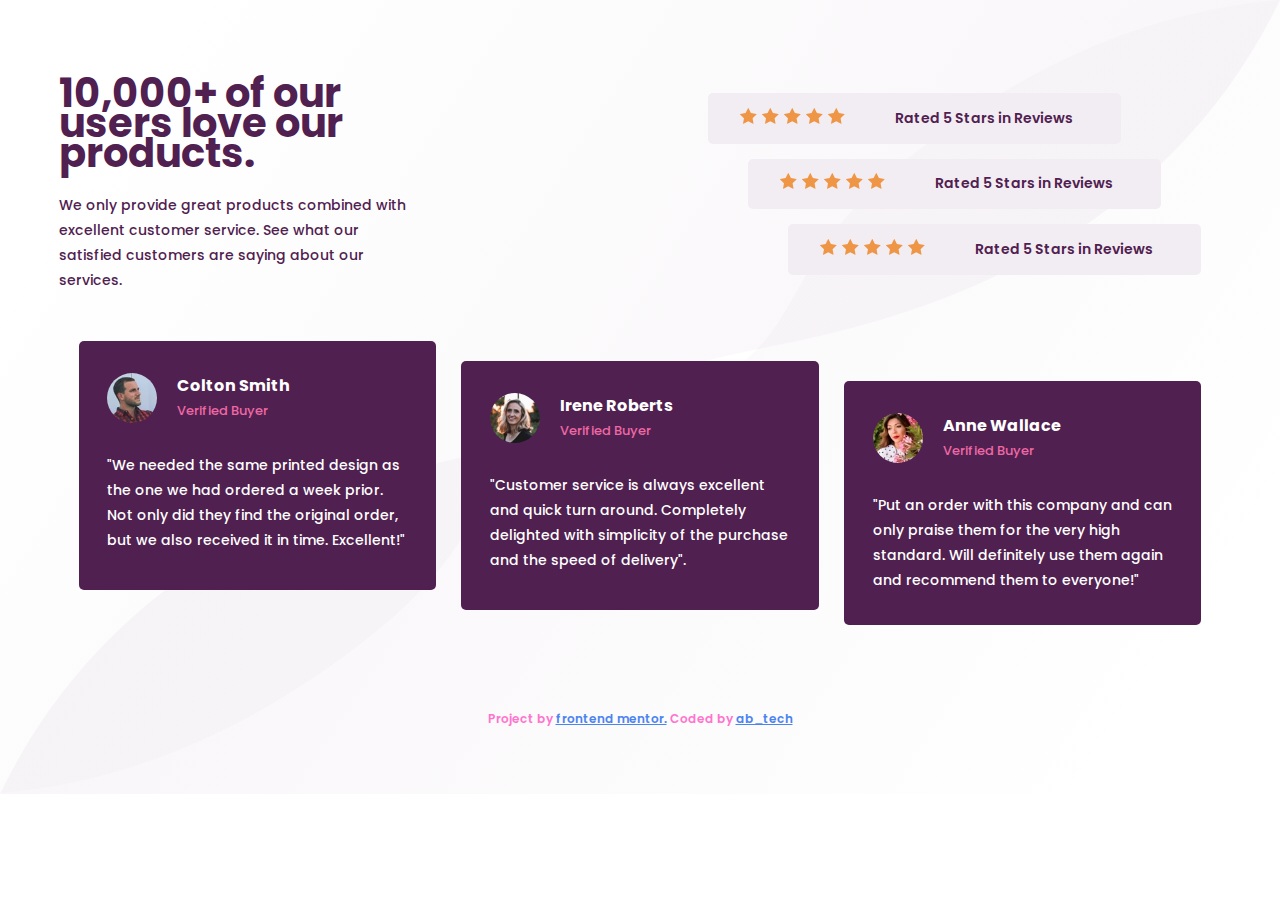
<file: 19 Social proof section/index.html>
<!DOCTYPE html>
<html lang="en">
<head>
    <meta charset="UTF-8">
    <meta name="viewport" content="width=device-width, initial-scale=1.0">
    <title>Socil proof section</title>
    <link rel="stylesheet" href="style.css">
    <link rel="shortcut icon" href="assets/favicon-32x32.png" type="image/x-icon">
</head>
<body>
    <div class="container">
        <section class="section1">
            <header class="contents">
                <h1 class="big">10,000+ of our users love our products.</h1>
                <p class="sub-heading">We only provide great products combined with excellent customer service. See what our satisfied customers are saying about our services.</p>
            </header>
            <div class="ratings">
                <div class="rates">
                    <div>
                        <img src="assets/icon-star.svg">
                        <img src="assets/icon-star.svg">
                        <img src="assets/icon-star.svg">
                        <img src="assets/icon-star.svg">
                        <img src="assets/icon-star.svg">
                        </div>
                    <p>Rated 5 Stars in Reviews</p>
                </div>
                <div class="rates">
                    <div>
                        <img src="assets/icon-star.svg">
                        <img src="assets/icon-star.svg">
                        <img src="assets/icon-star.svg">
                        <img src="assets/icon-star.svg">
                        <img src="assets/icon-star.svg">
                        </div>
                    <p>Rated 5 Stars in Reviews</p>
                </div>
                <div class="rates">
                    <div>
                        <img src="assets/icon-star.svg">
                        <img src="assets/icon-star.svg">
                        <img src="assets/icon-star.svg">
                        <img src="assets/icon-star.svg">
                        <img src="assets/icon-star.svg">
                        </div>
                    <p>Rated 5 Stars in Reviews</p>
                </div>
            </div>
        </section>
        <section class="section2">
            <div class="box">
                <div class="profile">
                    <img src="assets/image-colton.jpg">
                    <div>
                        <h4>Colton Smith</h4>
                        <p class="verified-client">Verified Buyer</p>
                    </div>
                </div>
                    <p id="last-subheading">"We needed the same printed design as the one we had ordered a week prior. Not only did they find the original order, but we also received it in time. Excellent!"</p> 
            </div>
            <div class="box">
                <div class="profile">
                    <img src="assets/image-irene.jpg">
                    <div>
                        <h4>Irene Roberts</h4>
                        <p class="verified-client">Verified Buyer</p>
                    </div>
                </div>    
                    <p id="last-subheading">"Customer service is always excellent and quick turn around. Completely delighted with simplicity of the purchase and the speed of delivery".</p>
            </div>
            <div class="box">
                <div class="profile">
                    <img src="assets/image-anne.jpg">
                    <div>
                        <h4>Anne Wallace</h4>
                        <p class="verified-client">Verified Buyer</p>
                    </div>
                </div>                    
                    <p id="last-subheading">"Put an order with this company and can only praise them for the very high standard. Will definitely use them again and recommend them to everyone!"</p>
            </div>
        </section>
        <footer>
            <p class="coder">Project by <a href="www.frontendmentor.io">frontend mentor.</a> Coded by <a href="https://github.com/abubakar-sadiq001/Web__Development__Projects/tree/abubakar-sadiq001-patch-1">ab_tech</a></p>
        </footer>
    </div>
    
</body>
</html>
</file>
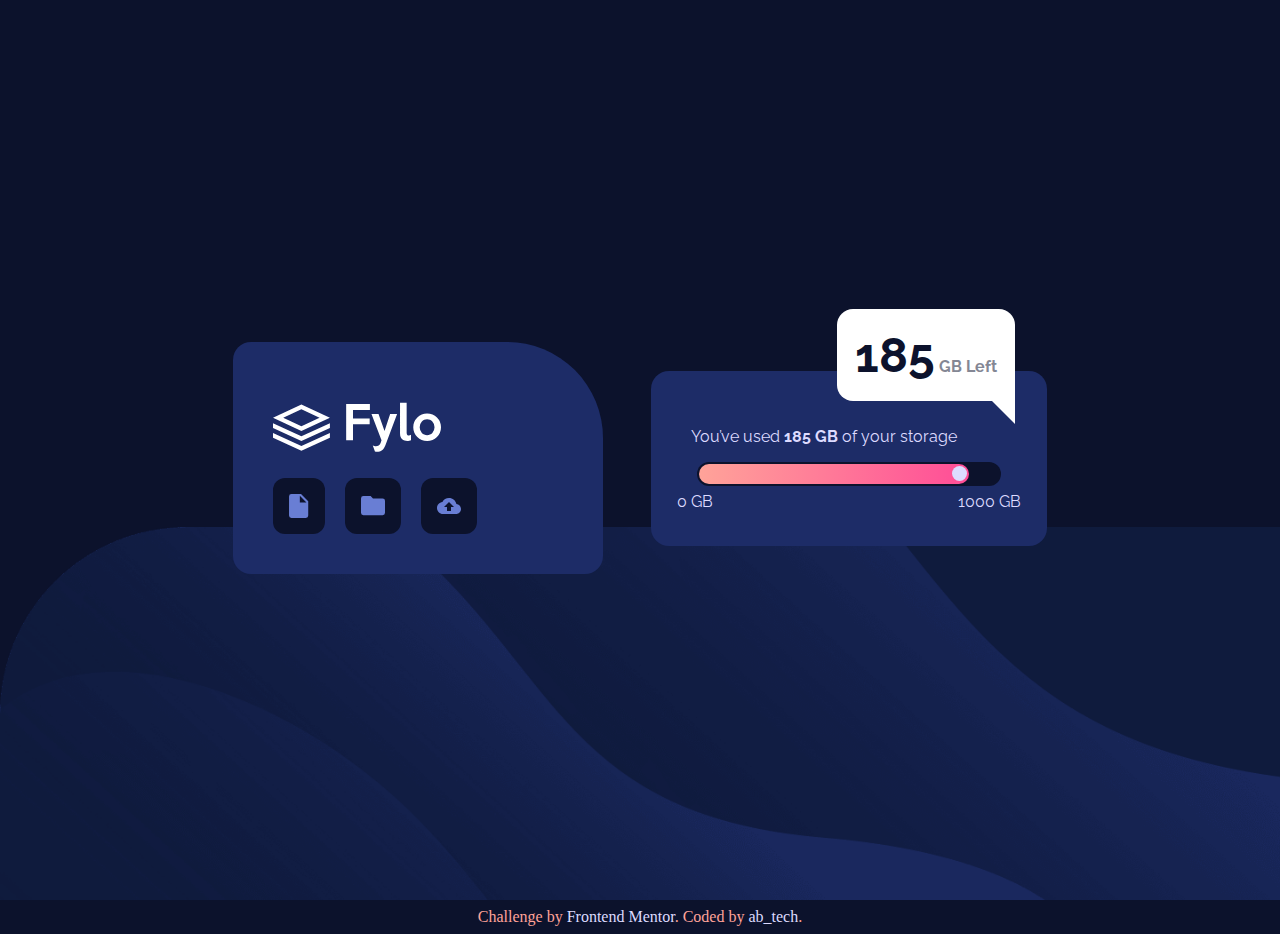
<file: 20 Fylo data storage component/index.html>
<!DOCTYPE html>
<html lang="en">
<head>
    <meta charset="UTF-8">
    <meta name="viewport" content="width=device-width, initial-scale=1.0">
    <title>Fylo data storage component</title>
    <link rel="stylesheet" href="style.css">
    <link rel="shortcut icon" href="assets/favicon-32x32.png" type="image/x-icon">
</head>
<body>
        <!-- <div class="container">
            <div class="left-files">
                    <img src="assets/logo.svg">
                <ul class="files-icon">
                    <li><img src="assets/icon-document.svg"></li>
                    <li><img src="assets/icon-folder.svg"></li>
                    <li><img src="assets/icon-upload.svg"></li>
                </ul>
            </div>

            <div class="storage-components">
                <p class="small-text">You've used <span>815</span> of your storage</p>
                <div class="storage-left">
                    <h1 class="bg-white">185 <span>GB LEFT</span></h1>
                    <div class="triangle-shape"></div>
                </div>
                <div class="progress-bar">
                    <div class="bar"></div>
                </div>
                <div class="space">
                    <h4>0GB</h4>
                    <h4>1000 GB</h4>
                </div>
            </div>
        </div> -->
        <main>
            <section class="app-functions">
              <img class="logo" src="assets/logo.svg" alt="Fylo logo">
              <div class="functions">
                <a href=""><img src="assets/icon-document.svg" alt="document icon"></a>
                <a href=""><img src="assets/icon-folder.svg" alt="folder icon"></a>
                <a href=""><img src="assets/icon-upload.svg" alt="cloud icon"></a>
              </div>
            </section>
            <section class="client-data">
              <p class="label">You’ve used <strong>185 GB</strong> of your storage</p>
              <div class="visual">
                <div class="bar">
                  <div class="circle"></div>
                </div>
              </div>
              <div class="message-bubble">
                <div class="message">
                  <p><span class="amount">185</span> <span class="description">GB Left</span></p>
                </div>
                <div class="triangle-shape"></div>
              </div>
            </section>
            
          </main>
          <div class="attribution">
            Challenge by <a href="https://www.frontendmentor.io/profile/abubakar-sadiq001" target="_blank">Frontend Mentor</a>. 
            Coded by <a href="#">ab_tech</a>.
          </div>
</body>
</html>
</file>
<file: 06 Testimonials grid section/testimonials style.css>
@import url('https://fonts.googleapis.com/css2?family=Roboto:ital,wght@0,100;0,300;0,400;0,500;0,700;0,900;1,100;1,300;1,400;1,500;1,700;1,900&display=swap');

* {
    margin: 0;
    padding: 0;
    box-sizing: border-box;
}
body {
    background-color: #edf2f8;
    font-size: 13px;
    font-family: "Roboto", sans-serif;
}
.testimonials {
    max-width: 1440px;
    margin: 100px auto;
    padding: 20px;
    display: grid;
    grid-template-columns: repeat(4, 1fr);
    grid-template-rows: 370px;
    gap: 15px;
}
.card {
    background: #fff;
    padding: 30px;
    margin: 6px 4px;
    border-radius: 10px;
}
.card--header {
    display: flex;
    align-items: center;
    color: #fff;
}
.card--header .profile-img {
    border-radius: 50%;
    border: 2px solid #996ed9;
    width: 40px;
}
.card--header .profile-name {
    margin-left: 10px;
}
.profile-name h3 {
    font-weight: 500;
}
.profile-name p {
    opacity: 0.5;
}
.card--lead {
    font-size: 1.2rem;
    font-weight: 400;
    line-height: 1.3;
    margin: 15px 0px; 
    color: #fff;
} 
.card--quote {
    font-size: 15px;
    line-height: 1.3;
}




.card--bg--purple  {
    grid-column: 1 / 3;
    background-color: hsl(263, 55%, 52%);
    background-image: url(bg-pattern-quotation.svg);
    background-repeat: no-repeat;
    background-position: top 10px right 100px;
}
.card--bg--purple .card--quote {
    color: #cccccc;
}
.card--bg--gray--blue {
    background-color: hsl(217, 19%, 52%);
    background-color: hsl(213, 20%, 28%);
    color: #fff;
    padding: 30px;
    /* grid-row: 1/2; */
    /* grid-column: 2; */
}
.card--bg--gray--blue .card--quote {
    color: rgb(218, 209, 209);
}
.card--bg-third {
    color: hsl(217, 12%, 30%);
    background-color: #fff;
    grid-column: 1/2;
    grid-row: 2;
}
.card--bg-third .profile-name h3 {
    color: hsl(217, 12%, 30%);
}
.card--bg-third .profile-name p {
    color: gray;
    opacity: .7;
}
.card--bg-third .card--lead {
    color: hsl(213, 33%, 36%);
}
.card--bg-third .card--quote {
    color: rgb(66, 66, 70);
    font-size: 15px;
}
.card--bg-fourth {
    background-color: #1d1728;
    /* opacity: .2; */
    grid-column: 2/4;
    grid-row: 2 / 2;
}
.card--bg-fourth .card--lead {
    color: hsl(0, 0%, 100%);
}
.card--bg-fourth .card--quote {
    color: #bcbbbb;
}

.card--bg--fifth {
    background-color: #fff;
    grid-row: 1/3;
}
.card--bg--fifth .card--lead {
    color: hsl(217, 12%, 30%);
}
.card--bg--fifth .profile-name h3 {
    color: hsl(217, 12%, 30%);
}
.card--bg--fifth .profile-name p {
    color: hsl(217, 12%, 30%);
}
@media (max-width: 1306px) {
    .testimonials {
        grid-template-columns: repeat(4, 1fr);
        grid-template-rows: 360px;
    }
}
@media (max-width: 1113px) {
    .card--bg--purple {
    }
    .testimonials {
        grid-template-rows: none;
    }
}
@media (max-width: 977px) {
     .testimonials {
        display: flex;
        flex-direction: column;
        grid-template-columns: repeat(0, 1fr);
     }
}
</file>
<file: 08 Results summary component/style.css>
@import url('https://fonts.googleapis.com/css2?family=Hanken+Grotesk:ital,wght@0,100..900;1,100..900&display=swap');

* {
    margin: 0;
    padding: 0;
}
body {
    /* font-size: 18px; */
    display: flex;
    justify-content: center;
    align-items: center;
    height: 100vh;
    font-family: "Hanken Grotesk", sans-serif;
    font-optical-sizing: auto;
    font-style: normal;
    padding: 50px 0px;
}
.container {
    display: flex; 
    background-color: #fff;
    box-shadow: 0px 5px 20px #bbbbbd;
    border-top-right-radius: 20px;
    border-bottom-right-radius: 20px;
    border-bottom-left-radius: 20px;
    border-top-left-radius: 20px;
}
@media (max-width: 522px) {
    .container {
        flex-direction: column;
        align-items: center;
        overflow: auto;
    }
    .container .result-side {
        max-width: 223px !important;
        width: 100%;
        padding-bottom: 30px !important;
    }
}
/* RESULT SIDE */
.container .result-side {
    background: linear-gradient(hsla(256, 72%, 46%, 0.9), hsla(241, 72%, 46%, 0.9), hsl(241, 81%, 54%)
    );
    max-width: 200px;
    padding: 1.3rem;
    border-radius: 20px;
}
.result-side .center {
    text-align: center;
    font-size: 18px;
    color: #fff;
    opacity: .7;
}
.result-side .score-display {
    background-color: hsla(241, 72%, 46%, 0.4);
    border-radius: 50%;
    padding: 1.4rem .7rem;
    text-align: center;display: flex;
    flex-direction: column;
    align-items: center;
    width: 100px;
    margin: 20px auto;
}
.score-display h1 {
    font-size: 44px;
    color: #fff;
}
.score-display p {
    font-size: 13px;
    color: #fdfdfd;
    opacity: 0.4;
}
.result-side .great-h {
    text-align: center;
    font-size: 20px;
    color: #fff;
}
.result-side .score-info {
    text-align: center;
    color: #fff;
    opacity: 0.6;
    margin-top: 10px;
    font-size: 14px;
}

/* SUMMARY SIDE */
.container .summary-side {
    background: #fff;
    /* box-shadow: 0px 0px 7px #8f8d9d; */
    border-top-right-radius: 20px;
    border-bottom-right-radius: 20px;
    padding: 1.6rem;
}
.summary-side .header-left-align {
    margin-bottom: 20px;
}
.summary-side .reaction-test {
    background-color: hsl(317, 87%, 52%, 0.13);
    border-radius: 5px;
    display: flex;
    align-items: center;
    padding: 8px 6px;
    width: 200px;
}
.reaction-test img {
    width: 17px;
}
.reaction-test h4 {
    font-size: 15px;
    color: hsl(0, 100%, 67%);
    margin-left: 3px;
}
.reaction-test .score {
    margin-left: 60px;
    color: #000;
    font-size: 14px;
    font-weight: 700;
    display: flex;
}
.score .over {
    color: #333;
    font-weight: normal;
}
/* memory test */
.summary-side .memory-test {
    background-color: hsl(317, 87%, 52%, 0.13);
    border-radius: 5px;
    margin-top: 10px;
    display: flex;
    align-items: center;
    padding: 8px 6px;
    width: 200px;
}
.memory-test img {
    width: 16px;
}
.memory-test h4 {
    font-size: 15px;
    color: hsl(39, 100%, 56%);
    margin-left: 5px;
}
.memory-test .score {
    margin-left: 60px;
    color: #000;
    font-size: 14px;
    font-weight: 700;
    display: flex;
}
/* verbal test */
.summary-side .verbal-test {
    background-color: hsla(130, 55%, 58%, 0.13);
    border-radius: 5px;
    margin-top: 10px;
    display: flex;
    align-items: center;
    padding: 8px 6px;
    width: 200px;
}
.verbal-test img {
    width: 15px;
}
.verbal-test h4 {
    font-size: 15px;
    color: hsl(166, 100%, 37%);
    margin-left: 5px;
}
.verbal-test .score {
    margin-left: 73px;
    color: #000;
    font-size: 14px;
    font-weight: 700;
    display: flex;
}
/* visual */
.summary-side .visual-test {
    background-color: hsla(315, 4%, 20%, 0.13);
    border-radius: 5px;
    margin-top: 10px;
    display: flex;
    align-items: center;
    padding: 8px 6px;
    width: 200px;
}
.visual-test img {
    width: 16px;
}
.visual-test h4 {
    font-size: 15px;
    color: rgb(58, 95, 242);
    margin-left: 5px;
}
.visual-test .score {
    margin-left: 75px;
    color: #000;
    font-size: 14px;
    font-weight: 700;
    display: flex;
}
.summary-side .action-btn {
    border: none;
    background-color: hsl(224, 30%, 27%);
    border-radius: 30px;
    color: #fff;
    cursor: pointer;
    width: 211px;
    display: block;
    align-items: center;
    padding: .8rem;
    margin: 25px 0px 10px 0px;
}
</file>
<file: 09 Product preview card/style.css>
@import url('https://fonts.googleapis.com/css2?family=Montserrat:ital,wght@0,100..900;1,100..900&display=swap');
/* price text fonts */
@import url('https://fonts.googleapis.com/css2?family=Fraunces:ital,opsz,wght@0,9..144,100..900;1,9..144,100..900&display=swap');
* {
    margin: 0;
    padding: 0;
}
body {
    background: #e9dede;
    display: flex;
    align-items: center;
    min-height: 100vh;
}
.product-frame {
    /* background: #fff;
    box-shadow: 0px 0px 60px #333; */
    margin: auto;
    /* max-width: 600px; */
    padding: 1rem;
    height: auto;
}
.product-frame .container {
    font-family: inherit;
    max-width: 600px;
    display: grid;
    grid-template-columns: repeat(2, 1fr);
}
.container .product-img {
    background: url(assets/image-product-desktop.jpg);
    background-repeat: no-repeat;
    background-size: cover;
    background-position: center;
    height: 400px;
    border-top-left-radius: 8px;
    border-bottom-left-radius: 8px;
}
.container .product-description {
    /* background-color: purple; */
    background-color: #fff;
    border-top-right-radius: 7px;
    border-bottom-right-radius: 7px;
    padding: 2rem 1.7rem;
}
.product-description .space-text {
    font-family: "Fraunces", serif;
    font-optical-sizing: auto;
    letter-spacing: 6px;
    text-transform: uppercase;
    font-size: 14px;
    color: #797b7c;
    margin-bottom: 20px;
}
.product-description .big-heading-text {
    text-transform: capitalize;
    line-height: 30px;
    margin-bottom: 25px;
}

.product-description .subheading-text {
    color: #797b7c;
    line-height: 22px;
    font-size: 13px;
    font-family: Verdana, Geneva, Tahoma, sans-serif;
}
.product-description .product-price {
    margin: 20px 0px;
    color: rgb(29, 137, 92);
    display: flex;
    align-items: center;
    font-family: "Fraunces", serif;
}
.product-price span {
    text-decoration: line-through;
    margin-left: 20px;
    font-size: 15px;
    color: #797b7c;
    font-weight: normal;
}
.product-description .addToCart-btn {
    border: none;
    border-radius: 6px;
    background-color: rgb(29, 137, 92);
    color: #fff;
    cursor: pointer;
    width: 240px;
    height: 40px;
    display: flex;
    align-items: center;
    justify-content: center;
    text-align: center;
}
.addToCart-btn img {
    margin-right: 10px;
}
@media (max-width: 632px) {
    .product-frame .container {
        grid-template-columns: repeat(1, 1fr);
    }
    .container .product-img {
        background: url(assets/image-product-mobile.jpg);
        background-repeat: no-repeat;
        background-size: cover;
        background-position: center;
        border-top-right-radius: 7px;
        border-top-left-radius: 7px;
        border-bottom-left-radius: 0px;
        height: 300px;
    }
    .container .product-description {
        border-top-right-radius: 0px;
        border-bottom-left-radius: 7px;
    }
}
</file>
<file: 10 Clipboard landing page/style.css>
@import url('https://fonts.googleapis.com/css2?family=Bai+Jamjuree:ital,wght@0,200;0,300;0,400;0,500;0,600;0,700;1,200;1,300;1,400;1,500;1,600;1,700&display=swap');
* {
    margin: 0;
    padding: 0;
}
body {
    background-color: hsl(271, 76%, 53%, 0.3);
    background: #fff;
    font-size: 18px;
    font-family: "Bai Jamjuree", sans-serif;
    font-weight: 200;
    font-style: normal;
}
.first-section {
    background: url(assets/bg-header-desktop.png);
    background-repeat: no-repeat;
    background-size: cover;
    padding: 5rem;
}
.first-section .company-logo {
    width: 60px;
    margin-bottom: 30px;
}
center h1 {
    color: inherit;
}
center p {
    max-width: 560px;
    width: 100%;
    font-size: 14px;
    margin-bottom: 10px;
}
center span button {
    border: none;
    padding: 15px 25px 10px 25px;
    border-radius: 80px;
    font-size: 13px;
    cursor: pointer;
    border-bottom: 2px solid hsl(180, 9%, 4%, 0.4);
}
center span button:hover:active {
    opacity: 0.8;
}
span button:nth-child(1) {
    background-color: hsl(171, 66%, 44%);
    box-shadow: 0px 1px 10px rgb(115, 214, 173);
    color: #fff;
}
span button:nth-child(2) {
    background-color: hsl(233, 100%, 69%);
    box-shadow: 0px 1px 10px rgb(67, 87, 188);
    color: #fff;
}
center p, span {
    padding: 20px 0px;
}
@media (max-width: 470px) {
    center span button {
        margin-bottom: 10px;
        max-width: 300px;
        width: 100%;
    }
    .first-section {
        background: url(assets/bg-header-mobile.png);
        background-repeat: no-repeat;
        background-size: cover;
        background-position: center;
    }
}
/* Second section */
.second-section {
    /* background-color: purple */
}
center h1 p {
    text-align: center;
}
center h1 {
    color: black;
}
center p {
    font-size: 15px;
    max-width: 600px;
    width: 100%;
}
center {
    margin-bottom: 40px;
}
.second-section .two-column {
    display: grid;
    grid-template-columns: repeat(2, 1fr);
    gap: 70px;
}
.computer-img img {
    width: 670px;
}
.two-column .content {
    margin: 30px 30px 0px 0px;
}
.content div {
    padding: 30px 0px;
}
div h2 {
    margin-bottom: 10px;
}
div p {
    font-size: 16px;
    max-width: 400px;
    width: 100%;
}
@media (max-width: 1074px) {
    .computer-img img {
        max-width: 600px;
        width: 100%;
    }
}
@media (max-width: 850px) {
    .computer-img img {
        width: 400px;
    }
}
@media (max-width: 696px) {
    .second-section .two-column {
        display: flex;
        flex-direction: column;
        align-items: center;
        gap: 0px;
        text-align: center;
    }
    .second-section .content {
        text-align: center;
    }
}
/* third-section */
.third-section {
    margin-top: 130px;
}
center .device-img {
    max-width: 100%;
}
.device-img img {
    max-width: 700px;
    width: 100%;
}
/* fourth section */
.fourth-section {

}
.fourth-section center {
    margin: 0;
}
.fourth-section .col-3-content {
    display: flex;
    justify-content: center;
    align-items: center;
    margin: auto;
    padding:  2rem;
    text-align: center;
}
.col-3-content .blacklist-content, .plain_text-content, .sneak_preiview-content {
    padding: 10px 0px;
}
.blacklist-content .sneak_preiview-content .plain_text-content, img {
    margin-bottom: 20px;
}
.blacklist-content .sneak_preiview-content, .plain_text-content, h3 {
    margin-bottom: 10px;
}
@media (max-width: 1028px) {
    .fourth-section .col-3-content {
        flex-flow: wrap;
    }
}
.fourth-section .five-companies-logo {
    display: flex;
    justify-content: space-around;
    margin-top: 50px;
    padding: 10px 100px;
}
.five-companies-logo img {
    width: 100px;
}
@media (max-width: 800px) {
    .fourth-section .five-companies-logo {
        flex-flow: wrap;
        gap: 20px;
    }
}
/* last section */
.last-section {
    margin-top: 50px;
}
/* footer */
footer {
    /* background-color: rgb(37, 0, 0); */
    background: hsl(201, 11%, 66%, 0.4);
    color: #626363a7;
    display: flex;
    justify-content: space-around;
    align-items: center;
    padding: 1.8rem 0rem;
}
footer .left-links {
    display: flex;
    justify-content: center;
}
.footer-logo {
    margin-right: 70px;
}
.footer-logo img {
    width: 50px;
}
.left-links ul {
    margin-left: 100px;
}
.left-links ul li {
    list-style: none;
    
}
.left-links ul li a {
    text-decoration: none;
    color: #4c4d4da7;
    font-size: 15px;
}
.left-links ul li a:active:hover {
    color: hsl(171, 66%, 44%);
}
footer .right-social-links ul {
    display: flex;
    align-items: center;
    gap: 15px;
}
.right-social-links ul li {
    list-style: none;
}
.right-social-links ul li a svg:active {
    color: hsl(171, 66%, 44%);
}
@media (max-width: 863px) {
    .left-links .footer-logo {
        margin-right: 100px;
    }
    .left-links ul {
        margin-left: 20px;
        transition: .5s linear;
    }
}
@media (max-width: 660px) {
    footer {
        flex-direction: column;
        gap: 20px;
    }
    .left-links .footer-logo {
        margin-left: 40px;
    }
}
@media (max-width: 400px) {
    .left-links {
        flex-direction: column;
        gap: 20px;
        align-items: flex-start;
    }
    footer {
        flex-direction: column;
        align-items: flex-start;
        gap: 20px;
    }
    .right-social-links ul {
        margin-left: 20px;
    }
}
</file>
<file: 11 Order summary component/style.css>
@import url('https://fonts.googleapis.com/css2?family=Red+Hat+Display:ital,wght@0,300..900;1,300..900&display=swap');
* {
    margin: 0;
    padding: 0;
}
body {
    background: url(assets/pattern-background-desktop.svg);
    background-repeat: no-repeat;
    background-size: cover;
    font-family: "Red Hat Display", sans-serif;
    font-optical-sizing: auto;
    height: 100vh;
    font-size: 16px;
}
.container {
    background: hsl(225, 100%, 98%);
    max-width: 300px;
    border-radius: 15px;
    margin: 100px auto;
}
.container .hero {
    background: url(assets/illustration-hero.svg);
    background-size: cover;
    background-repeat: no-repeat;
    background-position: center;
    height: 150px;
    border-top-right-radius: 15px;
    border-top-left-radius: 15px;
}
.container .details {
    padding: 1.5rem 1rem;
}
.details h3, p {
    text-align: center;
}
.details h3 {
    margin-bottom: 15px;
}
.details p {
    margin-bottom: 14px;
    font-size: 12px;
    color: hsl(223, 47%, 23%);
}
.details .plan-row {
    display: flex;
    background-color: hsl(228, 20%, 90%, 0.4);
    border-radius: 8px;
    justify-content: space-between;
    align-items: center;
    padding: .6rem 1rem;
    margin-bottom: 25px
}
.plan-row .plan-price {
    display: flex;
    align-items: center;
    justify-content: center;
}
.plan-price .music-icon {
    margin-right: 10px;
    width: 40px;
}
.plan-price h5 {
    font-size: 10px;
    margin: 4px 0px;
}
.plan-price .price-range {
    font-size: 10px;
    color: hsl(224, 23%, 55%);
}
.plan-row p a {
    color: hsl(245, 75%, 52%);
    font-size: 11px;
    font-weight: 600;

    &:active {
        opacity: 0.8;
    }
}
.pay-btn {
    display: block;
    border: none;
    background-color: hsl(245, 75%, 52%);
    box-shadow: 0px 13px 15px #b8d3f0;
    border-radius: 7px;
    color: #f9f9f9;
    font-size: 12px;
    height: 40px;
    width: 100%;
    margin-bottom: 20px;
    cursor: pointer;

    &:active {
        opacity: 0.8;
    }
}
.cancel {
    text-decoration: none;
    font-weight: 700;
    color: #8f8f8f;

    &:active {
        color: #000;
    }
}
footer p {
    font-size: 10px;
}
</file>
<file: 12 Stats preview card component/style.css>
@import url('https://fonts.googleapis.com/css2?family=Inter:wght@100..900&display=swap');* {
    margin: 0;
    padding: 0;
}
body {
    font-size: 15px;
    background-color: hsl(233, 47%, 7%);
    font-family: "Inter", sans-serif;
    font-optical-sizing: auto;}
main {
    margin: 0px 30px;
}
.container {
    background-color: hsl(244, 38%, 16%);
    max-width: 800px;
    margin: 200px auto;
    display: grid;
    grid-template-columns: repeat(2, 1fr);
    border-radius: 5px;
}

.container .left-content {
    padding: 2rem 3rem 2rem 2.5rem;
}
.left-content h1 {
    color: #fff;
    margin-bottom: 20px;
    font-size: 25px;
}
.left-content .sub-heading {
    color: hsla(0, 0%, 100%, 0.75);
    margin-bottom: 50px;
    font-size: 12px;
    line-height: 20px;
}
.left-content .numbers {
    display: flex;
    justify-content: space-between;
    padding-bottom: 10px;
}
.numbers .white {
    color: #fff;
}
.white h3 {
    padding-bottom: 3px;
}
.white p {
    color: hsla(0, 0%, 100%, 0.75);
    font-size: 10px;
}
.left-content h1 span {
    color: hsl(277, 64%, 61%);
}
.container .right-bg-img {
    background: url(assets/image-header-desktop.jpg);
    /* height: 300px; */
    height: 100%;
    background-repeat: no-repeat;
    background-size: cover;
    border-top-right-radius: 5px;
    border-bottom-right-radius: 5px;
    position: relative;
}
.right-bg-img .backdrop-bg {
    background-color: hsla(277, 73%, 48%, 0.5);
    position: absolute;
    height: 100%;
    width: 100%;
}
footer p {
    text-align: center;
    color: #fff;
}
footer p a {
    text-decoration: underline;
    color: #fff;
    padding: 20px 0px;
}
@media (max-width: 662px) {
    .container {
        display: flex;
        flex-direction: column-reverse;
    }
    .container .right-bg-img {
        background: url(assets/image-header-mobile.jpg);
        background-repeat: no-repeat;
        background-size: cover;
        background-position: center;
        border-top-left-radius: 5px;
        height: 200px;
    }
    .left-content {
        text-align: center;
    }
    .left-content .numbers {
        flex-direction: column;
        gap: 40px;
    }
}
</file>
<file: 13 3-column preview card/style.css>
@import url('https://fonts.googleapis.com/css2?family=Lexend+Deca:wght@100..900&display=swap');
* {
    margin: 0;
    padding: 0;
}
body {
    font-size: 15px;
    font-family: "Lexend Deca", sans-serif;
    font-optical-sizing: auto;
    font-weight: normal;
    font-style: normal;
}
.container {
    /*  */
    display: flex;
    justify-content: center;
    height: 100vh;
    align-items: center;
    margin: 0px 10px;
}
.container .box {
    padding: 2rem 1.7rem;
    max-width: 170px;

}
.box img {
    width: 45px;
    margin-bottom: 20px;
}.box h1 {
    font-size: 23px;
    margin-bottom: 20px;
    color: #fff;
}
.box p {
    margin-bottom: 50px;
    font-size: 11px;
    line-height: 18px;
    font-weight: 500;
    color: hsla(0, 0%, 100%, 0.75);
}
.box button {
    border: none;
    border-radius: 30px;
    cursor: pointer;
    width: 105px;
    height: 35px;
    background-color: #fff;
    font-size: 12px;
    &:active {
        background-color: transparent;
        border: 2px solid #fff;
        color: #fff;
    }
}
.container .box1 {
    background-color: hsl(31, 77%, 52%);
    border-top-left-radius: 5px;
    border-bottom-left-radius: 5px;
}
.box1 button {
    color: hsl(31, 77%, 52%);
}
.container .box2 {
    background-color: hsl(184, 100%, 22%);
}
.box2 button {
    color: hsl(184, 100%, 22%);;
}
.container .box3 {
    background-color: hsl(179, 100%, 13%);
    border-top-right-radius: 5px;
    border-bottom-right-radius: 5px;
}
.box3 button {
    color: hsl(179, 100%, 13%);
}
footer p {
    text-align: center;
    color: #000000;
}
footer p a {
    text-decoration: underline;
    color: #e88513;
    padding: 20px 0px;
}

@media (max-width: 496px) {
    .container {
        flex-direction: column;
        margin: 100px 10px;
    }
    .container .box1 {
        border-top-left-radius: 5px;
        border-top-right-radius: 5px;
        border-bottom-left-radius: 0px;
    }
    .container .box3 {
        border-top-right-radius: 0px;
        border-bottom-left-radius: 5px;
    }
}
</file>
<file: 14 Profile card component/style.css>
@import url('https://fonts.googleapis.com/css2?family=Kumbh+Sans:wght@100..900&display=swap');
* {
    margin: 0;
    padding: 0;;
}
body {
    font-size: 18px;
    background-color: hsl(185, 75%, 39%) !important;
    background: url(assets/bg-pattern-bottom.svg);
    background-repeat: repeat-y 100px;
    font-family: "Kumbh Sans", sans-serif;
    font-optical-sizing: auto;
    font-style: normal;
    font-variation-settings:
    "YOPQ" 300;
    margin: 0px 10px;
}
.container {
    background: #fff;
    max-width: 300px;
    border-radius: 10px;
    margin: 150px auto;
}
.container .bg {
    background: url(assets/bg-pattern-card.svg);
    background-repeat: no-repeat;
    background-size: cover;
    height: 120px;
    border-top-right-radius: 10px;
    border-top-left-radius: 10px;
    position: relative;
}
.card-infos {
    display: flex;
    flex-direction: column;
    align-items: center;
}
div .profile-img {
    width: 60px;
    border-radius: 60%;
    border: 3px solid #fff;
    position: relative;
    top: -35px;
}
.card-infos .name {
    margin-top: -20px;
    margin-bottom: 7px;
    font-weight: 600;
    font-size: 14px;
}
.name span {
    color: hsl(0, 0%, 59%);
    font-weight: normal;
    margin-left: 5px;
}
.location {
    font-size: 11px;
    padding-bottom: 20px;
    color: hsl(0, 0%, 59%);
    font-weight: 500;
}
.numbers {
    display: flex;
    padding: 1.5rem 1rem;
    justify-content: space-around;
    align-items: center;
}
.numbers .font-size-medium-x h3 {
    font-size: 15px;
    margin-bottom: 4px;
}
.font-size-medium-x p {
    font-size: 10px;
    color: hsl(0, 0%, 59%);
    letter-spacing: 2px;
    text-align: center;
    text-transform: capitalize;
}
footer p {
    text-align: center;
    color: #f2efef;
    font-size: 13px;
}
footer p a {
    text-decoration: underline;
    color: #66bbdc;
    padding: 20px 0px;
}
</file>
<file: 15 Single price grid component/style.css>
@import url('https://fonts.googleapis.com/css2?family=Karla:ital,wght@0,200..800;1,200..800&display=swap');

* {
    margin: 0;
    padding: 0;
}
body {
    background: hsl(204, 43%, 93%);
    font-size: 16px;
    font-family: "Karla", sans-serif;
    font-optical-sizing: auto;
    font-style: normal;
    margin: 0px 10px;
}
.container {
    border-radius: 5px;
    margin: 120px auto;
    max-width: 500px;
}
.container .white-bg {
    padding: 2rem 2.3rem;
    background-color: #fff;
    border-top-right-radius: 5px;
    border-top-left-radius: 5px;
}
.white-bg h3 {
    color: hsl(179, 69%, 45%);
    font-weight: 500;
    margin-bottom: 20px;
}
.white-bg .sub-heading {
    padding: 8px 0px;
}
.sub-heading .bright-yellow {
    color: hsl(62, 84%, 48%);
    margin-bottom: 10px;
    font-size: 14.5px;
    font-weight: 550;
}
.sub-heading .des-text {
    font-size: 13px;
    line-height: 20px;
    color: hsl(218, 22%, 67%);
}
.container .two-column {
    display: grid;
    grid-template-columns: repeat(2, 1fr);
}
.two-column .plan-price {
    background-color: hsl(179, 62%, 43%);
    padding: 2rem 2rem 1.5rem 2rem;
    border-bottom-left-radius: 5px;
}
.plan-price h4 {
    color: #fff;
    font-weight: 500;
    margin-bottom: 20px;
}
.plan-price .price {
    color: #fff;
    font-weight: 540;
    font-size: 27px;
    margin-bottom: 5px;
}
.price span {
    font-weight: normal;
    font-size: 13px;
    margin-left: 4px;
    color: hsl(0, 0%, 100%, 0.5);
    letter-spacing: 1px;
}
.plan-price p {
    color: hsla(210, 100%, 100%, 0.8);
    letter-spacing: 1px;
    font-size: 11.1px;
    margin-bottom: 30px;
}
.plan-price button {
    border: none;
    border-radius: 3px;
    background-color: hsl(71, 73%, 54%);
    box-shadow: 0px 3px 12px hsl(0, 0%, 0%, 0.2);
    color: hsla(0, 0%, 96%, 1);
    width: 200px;
    height: 40px;
    cursor: pointer;
    font-size: 13px;
}
.two-column .details-text {
    background-color: hsl(179, 62%, 43%, 0.8);
    padding: 2rem 2.3rem;
    border-bottom-right-radius: 5px;
}
.details-text h4 {
    margin-bottom: 20px;
    color: #fff;
}
.details-text p {
    font-size: 12px;
    line-height: 19px;
    color: hsla(210, 100%, 100%, 0.6);
}
footer p {
    text-align: center;
    font-size: 13px;
    color: #000000;
}
footer p a {
    text-decoration: underline;
    color: hsl(179, 62%, 43%, 0.8);;
    padding: 20px 0px;
}
@media (max-width: 496px) {
    .container {
        display: flex;
        flex-direction: column;
        max-width: 300px;
    }
    .container .two-column {
        grid-template-columns: repeat(1, 1fr);
    }
    .two-column .plan-price {
        border-bottom-left-radius: 0px;
    }
    .two-column .details-text {
        border-bottom-left-radius: 5px;
    }
    .plan-price button {
        width: 100%;
    }
}
</file>
<file: 16 Four card feature section/style.css>
@import url('https://fonts.googleapis.com/css2?family=Poppins:ital,wght@0,100;0,200;0,300;0,400;0,500;0,600;0,700;0,800;0,900;1,100;1,200;1,300;1,400;1,500;1,600;1,700;1,800;1,900&display=swap');
* {
    margin: 0;
    padding: 0;
}
body {
    font-size: 15px;
    font-family: "Poppins", sans-serif;
    font-weight: 100;
    font-style: normal;
    margin: 50px 25px;
}
center {
    padding: 2rem 0rem 6rem 0rem;
}
center .light-weight {
    font-weight: normal;
    color: hsl(229, 6%, 66%);
    font-size: 30px;
    margin-bottom: 7px;
}
center .bold-h1 {
    font-size: 33px;
    opacity: .8;
}
center .sub-heading {
    color: hsl(229, 6%, 66%);
    font-size: 18px;
    margin-top: 20px;
    text-align: center;
    max-width: 500px;
    line-height: 26px;
}
.container {
    display: flex;
    justify-content: center;
    align-items: center;
    gap: 30px;
    max-width: 100%;
}
.container .box {
    height: 250px;
    max-width: 400px;
    background-color: hsl(0, 0%, 98%);
    border-radius: 8px;
    box-shadow: 0px 2px 30px #b8bed6;
    border-top: 4px solid;
    padding: 3rem 2rem;
    position: relative;
}
.container .col-box {
    margin-bottom: 30px;
}
.container .row-box:nth-child(1) {
    border-top: 4px solid hsl(180, 62%, 55%);
}
.container .row-box:nth-child(3) {
    border-top: 4px solid hsl(212, 86%, 64%);
}
.container .col-box:nth-child(1) {
    border-top: 4px solid hsl(0, 78%, 62%);
}
.container .col-box:nth-child(2) {
    border-top: 4px solid hsl(34, 97%, 64%);
}
.box h4 {
    font-size: 20px;
    margin-bottom: 10px;
    opacity: .8;
}
.box p {
    font-size: 17px;
    line-height: 30px;
    padding-right: 50px;
    color: hsl(229, 6%, 66%);
}
.box .icon-wrapper {
    position: absolute;
    bottom: 0;
    right: 30px;
    bottom: 30px;
}
footer p {
    text-align: center;
    font-size: 13px;
    color: #000000;
}
footer p a {
    text-decoration: underline;
    color: hsl(179, 62%, 43%, 0.8);;
    padding: 20px 0px;
}

@media (max-width: 1740px) {
    .container {
        flex-direction: column;
    }
    .container .box {
        width: none;
    }
}
</file>
<file: 19 Social proof section/style.css>
@import url('https://fonts.googleapis.com/css2?family=Poppins:ital,wght@0,100;0,200;0,300;0,400;0,500;0,600;0,700;0,800;0,900;1,100;1,200;1,300;1,400;1,500;1,600;1,700;1,800;1,900&display=swap');
* {
    margin: 0;
    padding: 0;
}
body {
    font-family: "Poppins", sans-serif;
    font-weight: 100;
    font-style: normal;
    /* background-image: url(assets/bg-pattern-top-mobile.svg), url(assets/bg-pattern-bottom-mobile.svg);
    background-repeat: no-repeat;
    background-position: left top, right bottom;
    background-position-x: left, right;
    background-position-y: top, bottom;
    background-size: auto, 100%; */
    background: url(assets/bg-pattern-top-desktop.svg), url(assets/bg-pattern-bottom-desktop.svg);
    background-repeat: no-repeat;
    background-size: cover;
    display: flex;
    justify-content: center;
    align-items: center;
}
.container {
    margin: 0px 10px;
    padding: 30px 0px;
}
.container .section1 {
    display: flex;
    justify-content: space-between;
    gap: 3rem;
    padding: 3rem 0rem;
}
.section1 header {
    /* background-color: #3b4882; */
}
header .big {
    font-size: 40px;
    color: hsl(300, 43%, 22%);
    max-width: 300px;
    line-height: 30px;
    margin-bottom: 25px;
}
header .sub-heading {
    font-size: 14px;
    line-height: 25px;
    max-width: 350px;
    color: hsl(300, 43%, 22%);
    font-weight: 500;
}
.ratings {
    /* position: relative; */
    /* background-color: green; */
}
@media (max-width: 1460px) {
    .ratings {
        padding-right: 100px;
    }
}
.ratings .rates {
    background: hsl(300, 17%, 94%);
    border-radius: 5px;
    margin: 15px 0px;
    padding: .8rem 3rem .8rem 2rem; 
    display: flex;
    align-items: center;
}
.ratings .rates:nth-child(2) {
    margin-left: 40px;
    margin-right: -40px;
}
.ratings .rates:nth-child(3) {
    margin-left: 80px;
    margin-right: -80px;
}
.rates p {
    margin-left: 50px;
    color: hsl(300, 43%, 22%);
    font-weight: 600;
    font-size: 14px;
}
@media (max-width: 1073px) {
    .container .section1 {
        flex-direction: column;
        text-align: center;
    }
    .ratings .rates {
        flex-direction: column;
        align-items: center;
        text-align: center;
        justify-content: center;
    }
    header {
        display: flex;
        justify-content: center;
        flex-direction: column;
        align-items: center;
    }
    .ratings {
        padding-right: 0px;
    }
    .rates p {
        margin: 0px;
    }
    .ratings .rates:nth-child(2) {
        margin-right: 0px;
        margin-left: 0px;
    }
    .ratings .rates:nth-child(3) {
        margin-left: 0px;
        margin-right: 0px;
    }
}
.section2 {
    margin: auto 20px;
    display: grid;
    grid-template-columns: repeat(3, 1fr);
    justify-items: center;
    gap: 25px; 
}
.section2 .box {
    background-color: hsl(300, 43%, 22%);
    border-radius: 5px;
    max-width: 400px;
    /* height: 100%; */
    padding: 2rem 1.8rem .1rem 1.8rem;
}
.box:nth-child(2) {
    margin-top: 20px;
    margin-bottom: -20px;

}
.box:nth-child(3) {
    margin-top: 40px;
    margin-bottom: -35px;
    background-color: hsl(300, 43%, 22%);
    border-radius: 5px;
    max-width: 400px;

}
.box:nth-child(3) #last-subheading {
    padding-bottom: 30px;
}
.box .profile {
    display: flex;
    align-items: center;
    margin-bottom: 30px
}
.profile img {
    width: 50px;
    margin-right: 20px;
    border-radius: 50%;
}
.box h4 {
    color: #fff;
}
.box .verified-client {
    color: hsl(333, 80%, 67%);
    font-weight: 500;
    font-size: 13px;
}
.box p {
    color: #ffffff;
    font-size: 14px;
    font-weight: 500;
    line-height: 25px;
    max-width: 300px;
}
footer {
    margin-top: 120px;
}
footer p {
    text-align: center;
    color: hsl(322, 100%, 73%);
    font-size: 12px;
    font-weight: 550;
}
footer p a {
    text-decoration: underline;
    color: #4b84ef;
    padding: 20px 0px;
}
@media (max-width: 898px) {
    .box:nth-child(1) #last-subheading {
        padding-bottom: 30px;
    }
    .box:nth-child(2) #last-subheading {
        padding-bottom: 30px;
    }
}
 @media (max-width: 913px) {
    .section2 {
        grid-template-columns: repeat(2,1fr);
    }
    .box:nth-child(2) {
        margin-top: 0px;
        margin-bottom: 0px;
    
    }
    .box:nth-child(3) {
        margin-top: 0px;
        margin-bottom: 0px;
    }
 }
 @media (max-width: 579px) {
    .section2 {
        grid-template-columns: repeat(1, 1fr);
    }
    .box:nth-child(2) {
        margin-top: 0px;
        margin-bottom: 0px;
    
    }
    .box:nth-child(3) {
        margin-top: 0px;
        margin-bottom: 0px;
    }
 }
</file>
<file: 20 Fylo data storage component/style.css>
@import url('https://fonts.googleapis.com/css2?family=Raleway:ital,wght@0,100..900;1,100..900&display=swap');
:root {
    --pretty-fire: hsl(6, 100%, 80%);
    --pretty-pink: hsl(335, 100%, 65%);
    --pale-blue: hsl(243, 100%, 93%);
    --grayish-blue: hsl(229, 7%, 55%);
    --dark-blue: hsl(228, 56%, 26%);
    --very-dark-blue: hsl(229, 57%, 11%);
}

body {
    /* background-color: var(--very-dark-blue);
    background-image: url(images/bg-desktop.png);
    background-repeat: no-repeat;
    background-attachment: fixed;
    background-position: 0% 100%;
    background-size: 100% 50%;
    overflow: hidden; */
    background-color: hsl(229, 57%, 11%) !important;
    background: url(assets/bg-desktop.png);
    background-repeat: no-repeat;
    background-attachment: fixed;
    background-size: contain;
    background-position: 0% 100%;
}

main {
    height: 100vh;
    display: flex;
    align-items: center;
    justify-content: center;
}

section {
    margin: 24px;
    background: var(--dark-blue);
}

.app-functions {
    width: 25%;
    max-width: 240px;
    padding: 40px;
    padding-right: 90px;
    padding-top: 60px;
    border-radius: 18px 6em 18px 18px;
}

.logo {
    width: 70%;
    max-width: 240px;
}

.functions {
    margin-top: 22px;
    display: flex;
    align-content: left;
    justify-content: start;
}

.functions a{
    margin-right: 20px;
    background-color: var(--very-dark-blue);
    padding: 16px;
    border-radius: 12px;
    display: flex;
    align-items: center;
    justify-content: center;
    transition: 0.35s;
}

.functions a:hover {
    filter: hue-rotate(-5deg) brightness(1.5);
}

.client-data {
    padding: 40px;
    padding-bottom: 60px;
    border-radius: 18px;
    width: 25%;
    font-family: 'Raleway';
    color: var(--pale-blue);
    position: relative;
}

.visual {
    margin: auto;
    width: 95%;
    height: 20px;
    padding: 2px;
    border-radius: 12px;
    background-color: var(--very-dark-blue);
    position: relative;
}

.bar {
    background: linear-gradient(to right, var(--pretty-fire), var(--pretty-pink));
    width: 90%;
    height: 100%;
    border-radius: 12px;
    display: flex;
    align-items: center;
    justify-content: end;
}

.circle {
    width: 15px;
    height: 15px;
    background-color: var(--pale-blue);
    border-radius: 50%;
    margin: auto 2px;
}

.visual::before {
    content: "0 GB";
    position: absolute;
    left: -20px;
    bottom: -25px;
}

.visual::after {
    content: "1000 GB";
    position: absolute;
    right: -20px;
    bottom: -25px;
}

.message-bubble {
    padding: 2px 18px;
    border-radius: 16px;
    border-bottom-right-radius: 0;
    background-color: white;
    color: var(--very-dark-blue);
    font-weight: 700;
    position: absolute;
    top: -35%;
    right: 8%;
}

.triangle-shape {
    position: absolute;
    bottom: -50;
    right: 0;
    border-left: 25px solid transparent;
    border-top: 25px solid white;
}

.amount {
    font-size: 3rem;
}

.description {
    color: var(--grayish-blue);
}

@media (max-width: 800px) {
    body {
        background-image: url(assets/bg-mobile.png);
        background-position: 0% 100%;
        background-size: 100% 100%;
    }

    main {
        flex-direction: column;
    }

    .app-functions, .client-data {
        width: 65%;
        max-width: none;
        padding: 60px;
    }

    .message-bubble {
        border-radius: 16px;
        top: 75%;
        right: 35%;
    }

    .triangle-shape {
        opacity: 0;
    }
}

.attribution {
    /* position: absolute;
    bottom: 10px; */
    text-align: center;
    color: var(--pretty-fire);
}

.attribution a{
    text-decoration: none;
    color: var(--pale-blue);
}
</file>
